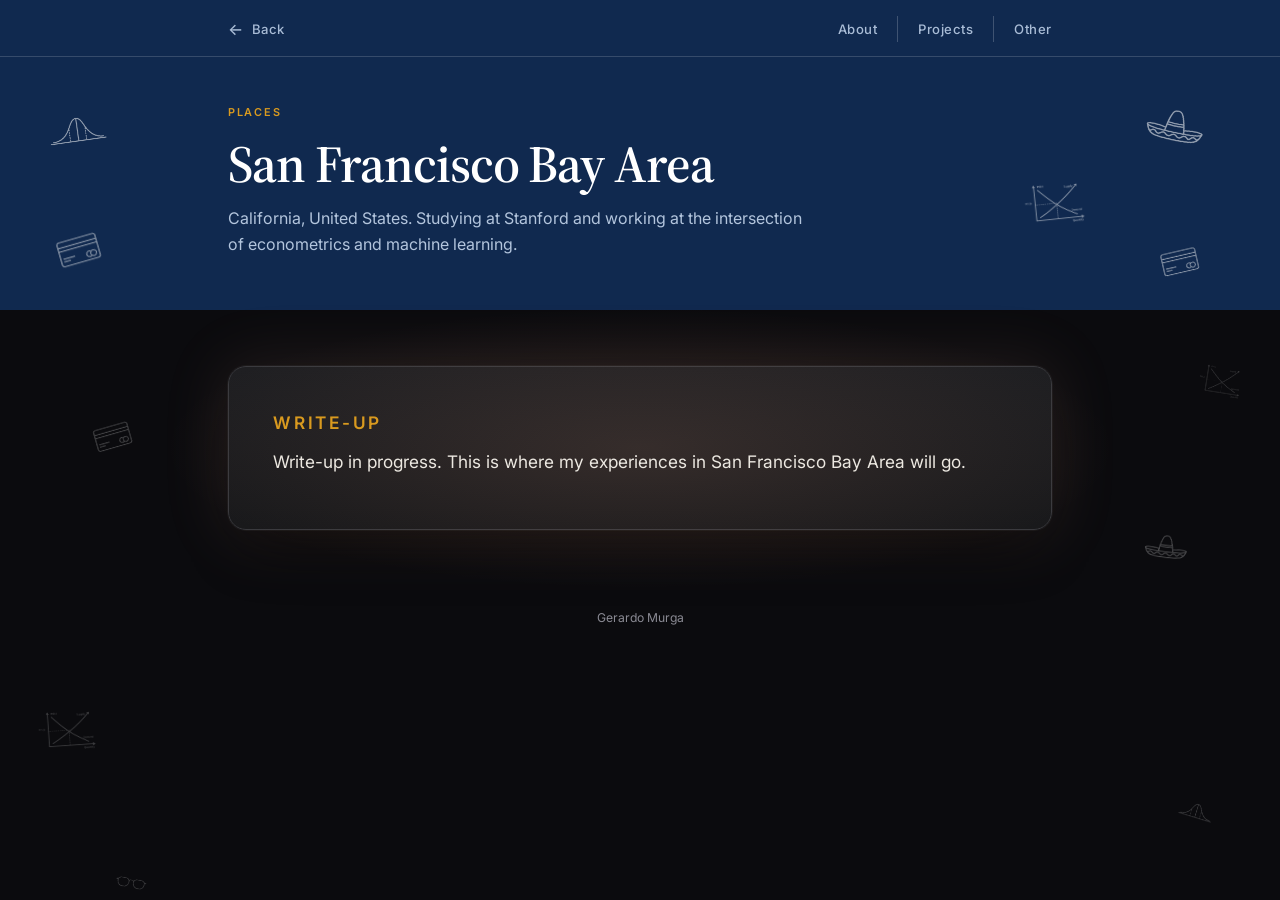
<file: tabs/bay-area.html>
<!DOCTYPE html>
<html lang="en">
<head>
<meta charset="utf-8">
<meta name="viewport" content="width=device-width, initial-scale=1">
<title>San Francisco Bay Area — Gerardo Murga</title>
<meta name="description" content="California, United States. Studying at Stanford and working at the intersection of econometrics and machine learning.">
<link rel="preconnect" href="https://fonts.googleapis.com">
<link rel="preconnect" href="https://fonts.gstatic.com" crossorigin>
<link href="https://fonts.googleapis.com/css2?family=Source+Serif+4:opsz,wght@8..60,400;8..60,600&family=Inter:wght@400;500;600&display=swap" rel="stylesheet">
<link rel="stylesheet" href="../style.css?v=47">
<script>document.documentElement.classList.add("has-js");</script>
</head>
<body class="doc-dark">
<!-- line doodles behind the page (same moving layer as the home page), kept to the margins -->
<div class="band-deco page-deco" aria-hidden="true">
  <img src="../assets/doodles/normal.png" alt="" data-speed="0.62" data-rot="-8" style="left:3%; top:10%; width:84px; opacity:0.5">
  <img src="../assets/doodles/glasses.png" alt="" data-speed="-0.55" data-rot="14" style="left:90%; top:22%; width:66px; opacity:0.42">
  <img src="../assets/doodles/creditCard.png" alt="" data-speed="0.78" data-rot="-16" style="left:6%; top:46%; width:72px; opacity:0.46">
  <img src="../assets/doodles/mariachiHat.png" alt="" data-speed="-0.42" data-rot="7" style="left:88%; top:58%; width:80px; opacity:0.48">
  <img src="../assets/doodles/supplyYdemand.png" alt="" data-speed="0.36" data-rot="-4" style="left:2%; top:78%; width:86px; opacity:0.42">
  <img src="../assets/doodles/glasses.png" alt="" data-speed="-0.7" data-rot="11" style="left:8%; top:96%; width:58px; opacity:0.36">
  <img src="../assets/doodles/normal.png" alt="" data-speed="0.5" data-rot="17" style="left:91%; top:88%; width:62px; opacity:0.4">
  <img src="../assets/doodles/creditCard.png" alt="" data-speed="-0.82" data-rot="-13" style="left:86%; top:4%; width:58px; opacity:0.38">
  <img src="../assets/doodles/supplyYdemand.png" alt="" data-speed="0.7" data-rot="9" style="left:93%; top:40%; width:64px; opacity:0.36">
</div>



<div class="navbar">
  <div class="progress"><span id="progress-bar"></span></div>
  <div class="wrap">
    <nav class="nav-sub">
      <a class="back" href="../index.html#index"><span class="arrow">&larr;</span> Back</a>
      <span class="nav-links">
        <a href="../index.html#about">About</a>
        <a href="../index.html#projects">Projects</a>
        <a href="../index.html#other">Other</a>
      </span>
    </nav>
  </div>
</div>

<header class="band band-sub">
  <div class="band-deco" aria-hidden="true">
    <img class="deco-1" src="../assets/doodles/normal.png"        alt="" data-speed="0.62"  data-rot="-8">
    <img class="deco-3" src="../assets/doodles/creditCard.png"    alt="" data-speed="0.78"  data-rot="-16">
    <img class="deco-7" src="../assets/doodles/mariachiHat.png"   alt="" data-speed="-0.48" data-rot="12">
    <img class="deco-8" src="../assets/doodles/supplyYdemand.png" alt="" data-speed="0.34"  data-rot="-6">
    <img class="deco-9" src="../assets/doodles/creditCard.png"    alt="" data-speed="-0.7"  data-rot="-13">
  </div>
  <div class="wrap">
    <p class="page-kicker">Places</p>
    <h1 class="page-title">San Francisco Bay Area</h1>
    <p class="page-lede">California, United States. Studying at Stanford and working at the intersection of econometrics and machine learning.</p>
  </div>
</header>

<div class="wrap">

  <!-- write-up card, same format as the NFL write-up -->
  <article class="doc doc-card">
    <section class="doc-part">
    <p class="eyebrow">Write-up</p>
    <p>Write-up in progress. This is where my experiences in San Francisco Bay Area will go.</p>
    </section>
  </article>


  <footer>Gerardo Murga</footer>
</div>

<script src="../script.js?v=25"></script>

</body>
</html>
</file>
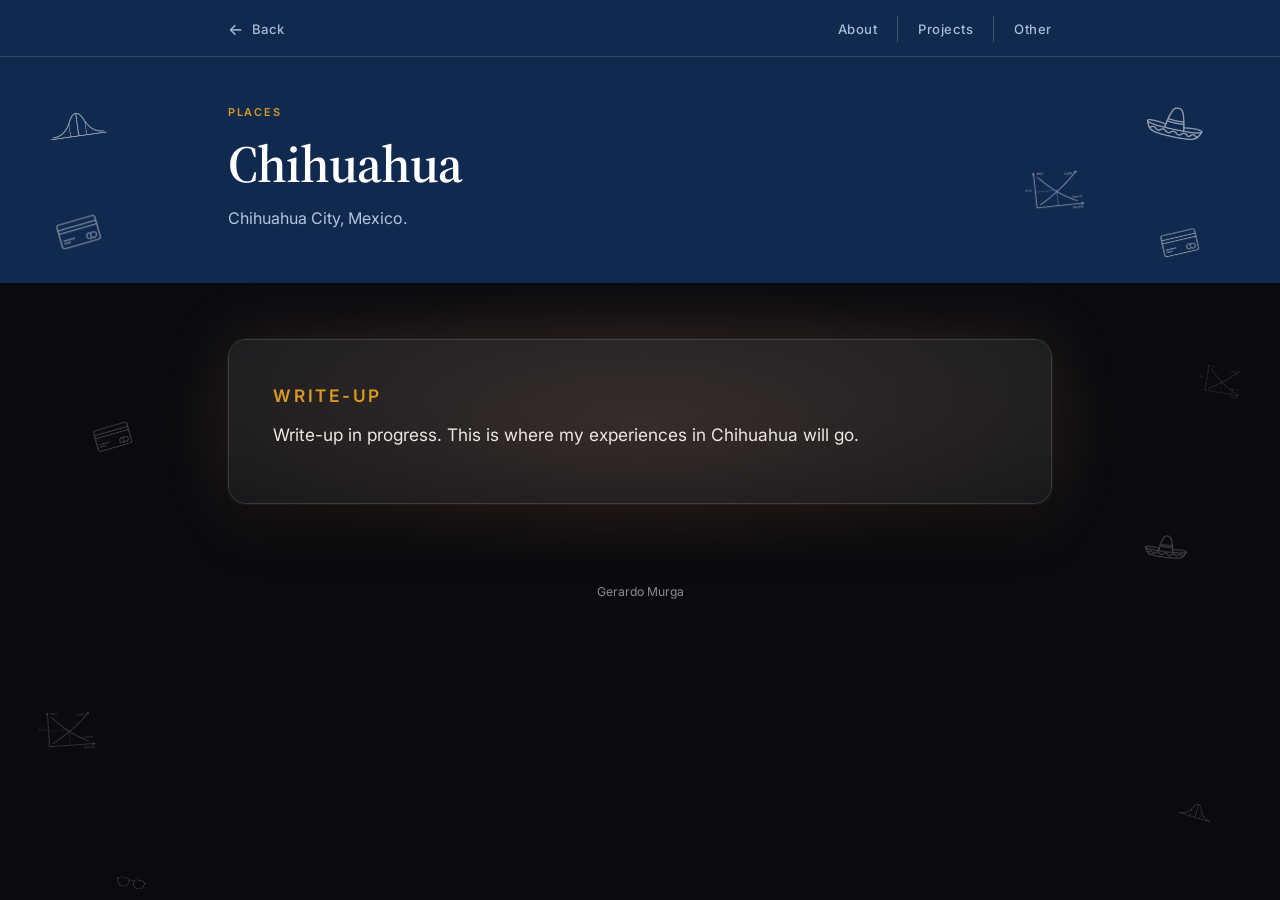
<file: tabs/chihuahua.html>
<!DOCTYPE html>
<html lang="en">
<head>
<meta charset="utf-8">
<meta name="viewport" content="width=device-width, initial-scale=1">
<title>Chihuahua — Gerardo Murga</title>
<meta name="description" content="Chihuahua City, Mexico.">
<link rel="preconnect" href="https://fonts.googleapis.com">
<link rel="preconnect" href="https://fonts.gstatic.com" crossorigin>
<link href="https://fonts.googleapis.com/css2?family=Source+Serif+4:opsz,wght@8..60,400;8..60,600&family=Inter:wght@400;500;600&display=swap" rel="stylesheet">
<link rel="stylesheet" href="../style.css?v=47">
<script>document.documentElement.classList.add("has-js");</script>
</head>
<body class="doc-dark">
<!-- line doodles behind the page (same moving layer as the home page), kept to the margins -->
<div class="band-deco page-deco" aria-hidden="true">
  <img src="../assets/doodles/normal.png" alt="" data-speed="0.62" data-rot="-8" style="left:3%; top:10%; width:84px; opacity:0.5">
  <img src="../assets/doodles/glasses.png" alt="" data-speed="-0.55" data-rot="14" style="left:90%; top:22%; width:66px; opacity:0.42">
  <img src="../assets/doodles/creditCard.png" alt="" data-speed="0.78" data-rot="-16" style="left:6%; top:46%; width:72px; opacity:0.46">
  <img src="../assets/doodles/mariachiHat.png" alt="" data-speed="-0.42" data-rot="7" style="left:88%; top:58%; width:80px; opacity:0.48">
  <img src="../assets/doodles/supplyYdemand.png" alt="" data-speed="0.36" data-rot="-4" style="left:2%; top:78%; width:86px; opacity:0.42">
  <img src="../assets/doodles/glasses.png" alt="" data-speed="-0.7" data-rot="11" style="left:8%; top:96%; width:58px; opacity:0.36">
  <img src="../assets/doodles/normal.png" alt="" data-speed="0.5" data-rot="17" style="left:91%; top:88%; width:62px; opacity:0.4">
  <img src="../assets/doodles/creditCard.png" alt="" data-speed="-0.82" data-rot="-13" style="left:86%; top:4%; width:58px; opacity:0.38">
  <img src="../assets/doodles/supplyYdemand.png" alt="" data-speed="0.7" data-rot="9" style="left:93%; top:40%; width:64px; opacity:0.36">
</div>



<div class="navbar">
  <div class="progress"><span id="progress-bar"></span></div>
  <div class="wrap">
    <nav class="nav-sub">
      <a class="back" href="../index.html#index"><span class="arrow">&larr;</span> Back</a>
      <span class="nav-links">
        <a href="../index.html#about">About</a>
        <a href="../index.html#projects">Projects</a>
        <a href="../index.html#other">Other</a>
      </span>
    </nav>
  </div>
</div>

<header class="band band-sub">
  <div class="band-deco" aria-hidden="true">
    <img class="deco-1" src="../assets/doodles/normal.png"        alt="" data-speed="0.62"  data-rot="-8">
    <img class="deco-3" src="../assets/doodles/creditCard.png"    alt="" data-speed="0.78"  data-rot="-16">
    <img class="deco-7" src="../assets/doodles/mariachiHat.png"   alt="" data-speed="-0.48" data-rot="12">
    <img class="deco-8" src="../assets/doodles/supplyYdemand.png" alt="" data-speed="0.34"  data-rot="-6">
    <img class="deco-9" src="../assets/doodles/creditCard.png"    alt="" data-speed="-0.7"  data-rot="-13">
  </div>
  <div class="wrap">
    <p class="page-kicker">Places</p>
    <h1 class="page-title">Chihuahua</h1>
    <p class="page-lede">Chihuahua City, Mexico.</p>
  </div>
</header>

<div class="wrap">

  <!-- write-up card, same format as the NFL write-up -->
  <article class="doc doc-card">
    <section class="doc-part">
    <p class="eyebrow">Write-up</p>
    <p>Write-up in progress. This is where my experiences in Chihuahua will go.</p>
    </section>
  </article>


  <footer>Gerardo Murga</footer>
</div>

<script src="../script.js?v=25"></script>

</body>
</html>
</file>
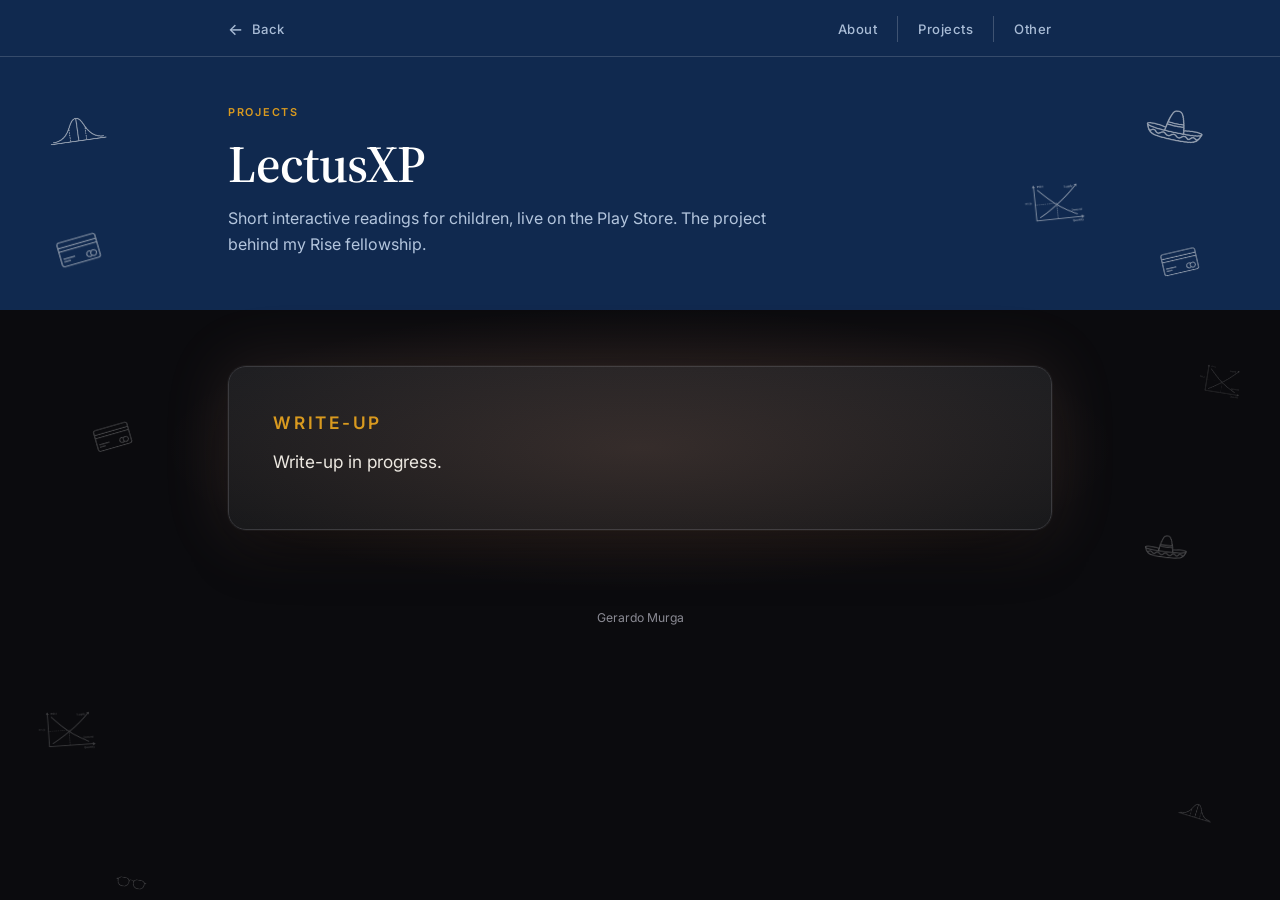
<file: tabs/lectusxp.html>
<!DOCTYPE html>
<html lang="en">
<head>
<meta charset="utf-8">
<meta name="viewport" content="width=device-width, initial-scale=1">
<title>LectusXP — Gerardo Murga</title>
<meta name="description" content="Short interactive readings for children, live on the Play Store. The project behind my Rise fellowship.">
<link rel="preconnect" href="https://fonts.googleapis.com">
<link rel="preconnect" href="https://fonts.gstatic.com" crossorigin>
<link href="https://fonts.googleapis.com/css2?family=Source+Serif+4:opsz,wght@8..60,400;8..60,600&family=Inter:wght@400;500;600&display=swap" rel="stylesheet">
<link rel="stylesheet" href="../style.css?v=47">
<script>document.documentElement.classList.add("has-js");</script>
</head>
<body class="doc-dark">
<!-- line doodles behind the page (same moving layer as the home page), kept to the margins -->
<div class="band-deco page-deco" aria-hidden="true">
  <img src="../assets/doodles/normal.png" alt="" data-speed="0.62" data-rot="-8" style="left:3%; top:10%; width:84px; opacity:0.5">
  <img src="../assets/doodles/glasses.png" alt="" data-speed="-0.55" data-rot="14" style="left:90%; top:22%; width:66px; opacity:0.42">
  <img src="../assets/doodles/creditCard.png" alt="" data-speed="0.78" data-rot="-16" style="left:6%; top:46%; width:72px; opacity:0.46">
  <img src="../assets/doodles/mariachiHat.png" alt="" data-speed="-0.42" data-rot="7" style="left:88%; top:58%; width:80px; opacity:0.48">
  <img src="../assets/doodles/supplyYdemand.png" alt="" data-speed="0.36" data-rot="-4" style="left:2%; top:78%; width:86px; opacity:0.42">
  <img src="../assets/doodles/glasses.png" alt="" data-speed="-0.7" data-rot="11" style="left:8%; top:96%; width:58px; opacity:0.36">
  <img src="../assets/doodles/normal.png" alt="" data-speed="0.5" data-rot="17" style="left:91%; top:88%; width:62px; opacity:0.4">
  <img src="../assets/doodles/creditCard.png" alt="" data-speed="-0.82" data-rot="-13" style="left:86%; top:4%; width:58px; opacity:0.38">
  <img src="../assets/doodles/supplyYdemand.png" alt="" data-speed="0.7" data-rot="9" style="left:93%; top:40%; width:64px; opacity:0.36">
</div>



<div class="navbar">
  <div class="progress"><span id="progress-bar"></span></div>
  <div class="wrap">
    <nav class="nav-sub">
      <a class="back" href="../index.html#projects"><span class="arrow">&larr;</span> Back</a>
      <span class="nav-links">
        <a href="../index.html#about">About</a>
        <a href="../index.html#projects">Projects</a>
        <a href="../index.html#other">Other</a>
      </span>
    </nav>
  </div>
</div>

<header class="band band-sub">
  <div class="band-deco" aria-hidden="true">
    <img class="deco-1" src="../assets/doodles/normal.png"        alt="" data-speed="0.62"  data-rot="-8">
    <img class="deco-3" src="../assets/doodles/creditCard.png"    alt="" data-speed="0.78"  data-rot="-16">
    <img class="deco-7" src="../assets/doodles/mariachiHat.png"   alt="" data-speed="-0.48" data-rot="12">
    <img class="deco-8" src="../assets/doodles/supplyYdemand.png" alt="" data-speed="0.34"  data-rot="-6">
    <img class="deco-9" src="../assets/doodles/creditCard.png"    alt="" data-speed="-0.7"  data-rot="-13">
  </div>
  <div class="wrap">
    <p class="page-kicker">Projects</p>
    <h1 class="page-title">LectusXP</h1>
    <p class="page-lede">Short interactive readings for children, live on the Play Store. The project behind my Rise fellowship.</p>
  </div>
</header>

<div class="wrap">

  <!-- write-up card, same format as the NFL write-up -->
  <article class="doc doc-card">
    <section class="doc-part">
    <p class="eyebrow">Write-up</p>
    <p>Write-up in progress.</p>
    </section>
  </article>


  <footer>Gerardo Murga</footer>
</div>

<script src="../script.js?v=25"></script>

</body>
</html>
</file>
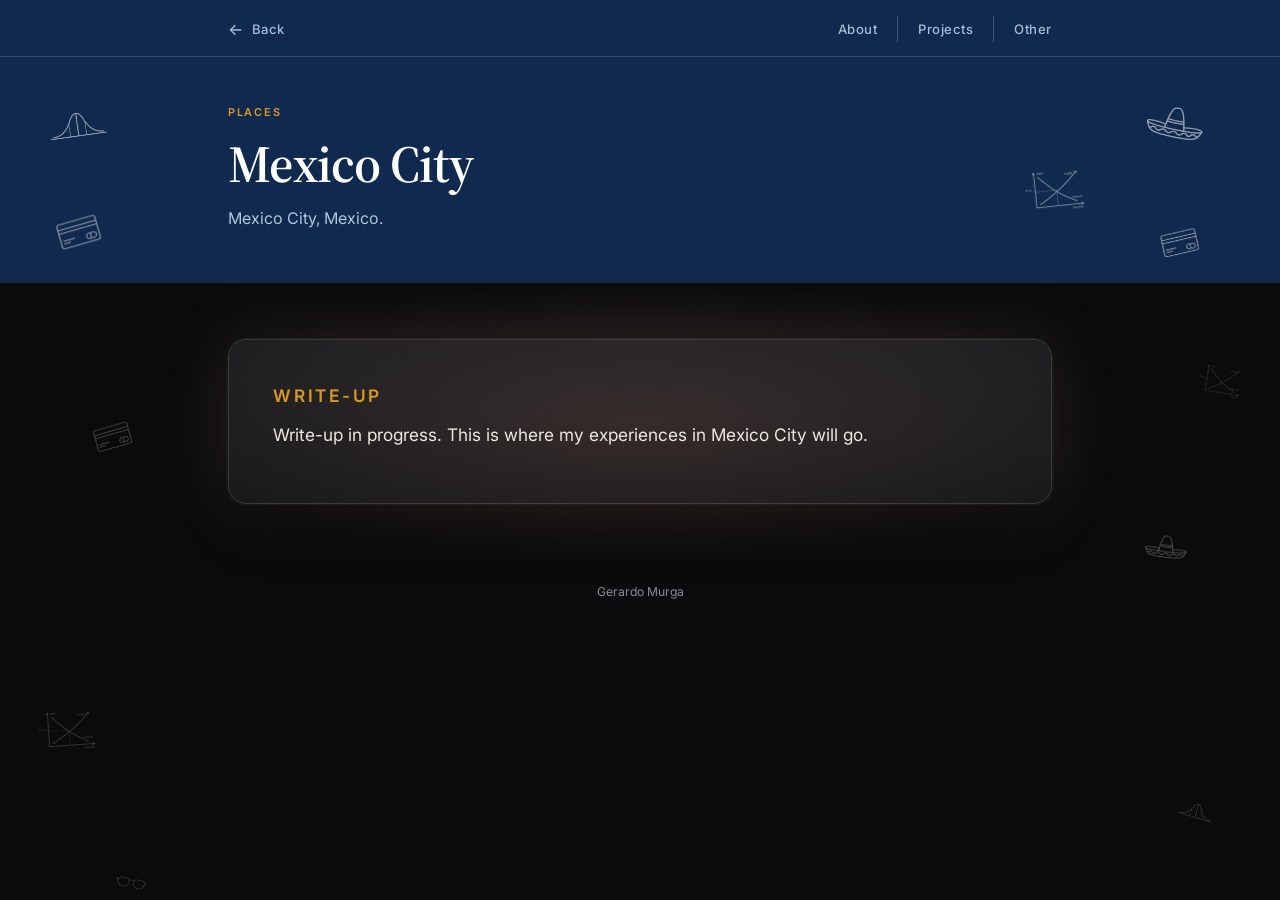
<file: tabs/mexico-city.html>
<!DOCTYPE html>
<html lang="en">
<head>
<meta charset="utf-8">
<meta name="viewport" content="width=device-width, initial-scale=1">
<title>Mexico City — Gerardo Murga</title>
<meta name="description" content="Mexico City, Mexico.">
<link rel="preconnect" href="https://fonts.googleapis.com">
<link rel="preconnect" href="https://fonts.gstatic.com" crossorigin>
<link href="https://fonts.googleapis.com/css2?family=Source+Serif+4:opsz,wght@8..60,400;8..60,600&family=Inter:wght@400;500;600&display=swap" rel="stylesheet">
<link rel="stylesheet" href="../style.css?v=47">
<script>document.documentElement.classList.add("has-js");</script>
</head>
<body class="doc-dark">
<!-- line doodles behind the page (same moving layer as the home page), kept to the margins -->
<div class="band-deco page-deco" aria-hidden="true">
  <img src="../assets/doodles/normal.png" alt="" data-speed="0.62" data-rot="-8" style="left:3%; top:10%; width:84px; opacity:0.5">
  <img src="../assets/doodles/glasses.png" alt="" data-speed="-0.55" data-rot="14" style="left:90%; top:22%; width:66px; opacity:0.42">
  <img src="../assets/doodles/creditCard.png" alt="" data-speed="0.78" data-rot="-16" style="left:6%; top:46%; width:72px; opacity:0.46">
  <img src="../assets/doodles/mariachiHat.png" alt="" data-speed="-0.42" data-rot="7" style="left:88%; top:58%; width:80px; opacity:0.48">
  <img src="../assets/doodles/supplyYdemand.png" alt="" data-speed="0.36" data-rot="-4" style="left:2%; top:78%; width:86px; opacity:0.42">
  <img src="../assets/doodles/glasses.png" alt="" data-speed="-0.7" data-rot="11" style="left:8%; top:96%; width:58px; opacity:0.36">
  <img src="../assets/doodles/normal.png" alt="" data-speed="0.5" data-rot="17" style="left:91%; top:88%; width:62px; opacity:0.4">
  <img src="../assets/doodles/creditCard.png" alt="" data-speed="-0.82" data-rot="-13" style="left:86%; top:4%; width:58px; opacity:0.38">
  <img src="../assets/doodles/supplyYdemand.png" alt="" data-speed="0.7" data-rot="9" style="left:93%; top:40%; width:64px; opacity:0.36">
</div>



<div class="navbar">
  <div class="progress"><span id="progress-bar"></span></div>
  <div class="wrap">
    <nav class="nav-sub">
      <a class="back" href="../index.html#index"><span class="arrow">&larr;</span> Back</a>
      <span class="nav-links">
        <a href="../index.html#about">About</a>
        <a href="../index.html#projects">Projects</a>
        <a href="../index.html#other">Other</a>
      </span>
    </nav>
  </div>
</div>

<header class="band band-sub">
  <div class="band-deco" aria-hidden="true">
    <img class="deco-1" src="../assets/doodles/normal.png"        alt="" data-speed="0.62"  data-rot="-8">
    <img class="deco-3" src="../assets/doodles/creditCard.png"    alt="" data-speed="0.78"  data-rot="-16">
    <img class="deco-7" src="../assets/doodles/mariachiHat.png"   alt="" data-speed="-0.48" data-rot="12">
    <img class="deco-8" src="../assets/doodles/supplyYdemand.png" alt="" data-speed="0.34"  data-rot="-6">
    <img class="deco-9" src="../assets/doodles/creditCard.png"    alt="" data-speed="-0.7"  data-rot="-13">
  </div>
  <div class="wrap">
    <p class="page-kicker">Places</p>
    <h1 class="page-title">Mexico City</h1>
    <p class="page-lede">Mexico City, Mexico.</p>
  </div>
</header>

<div class="wrap">

  <!-- write-up card, same format as the NFL write-up -->
  <article class="doc doc-card">
    <section class="doc-part">
    <p class="eyebrow">Write-up</p>
    <p>Write-up in progress. This is where my experiences in Mexico City will go.</p>
    </section>
  </article>


  <footer>Gerardo Murga</footer>
</div>

<script src="../script.js?v=25"></script>

</body>
</html>
</file>
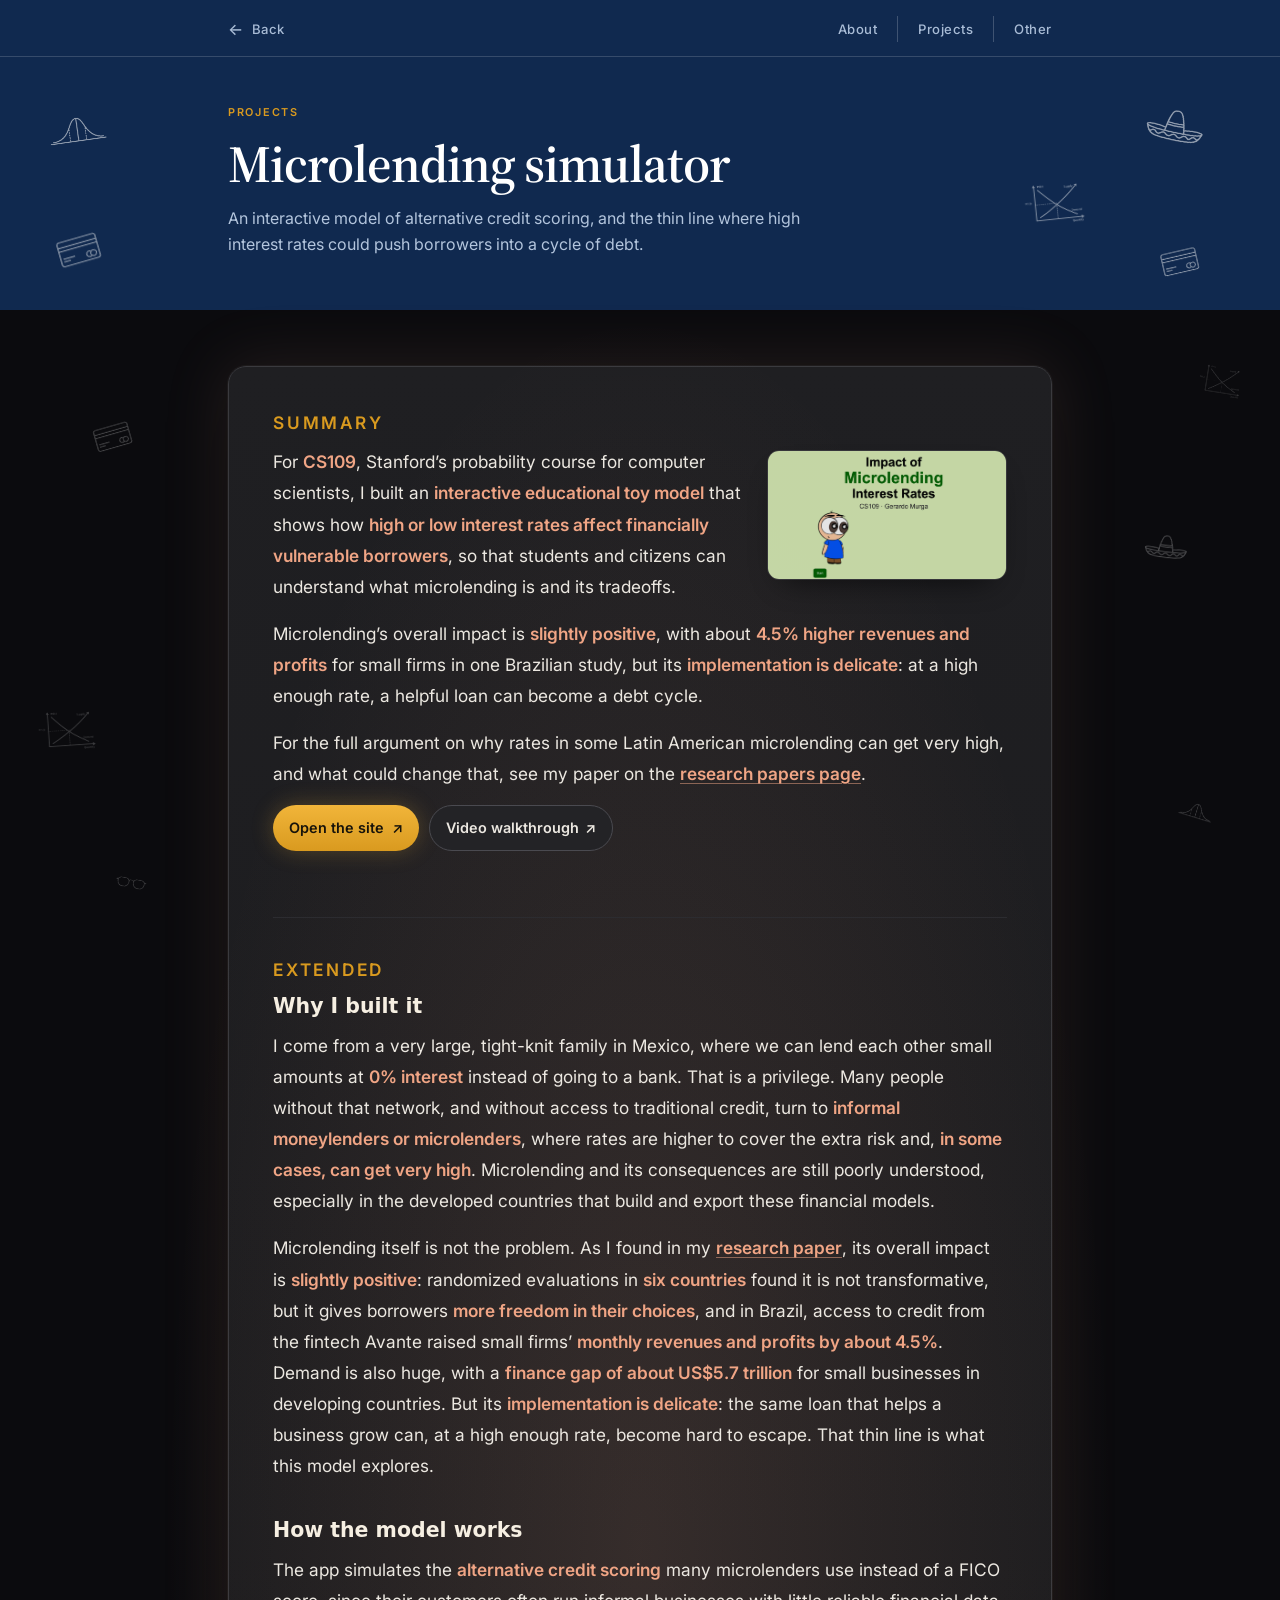
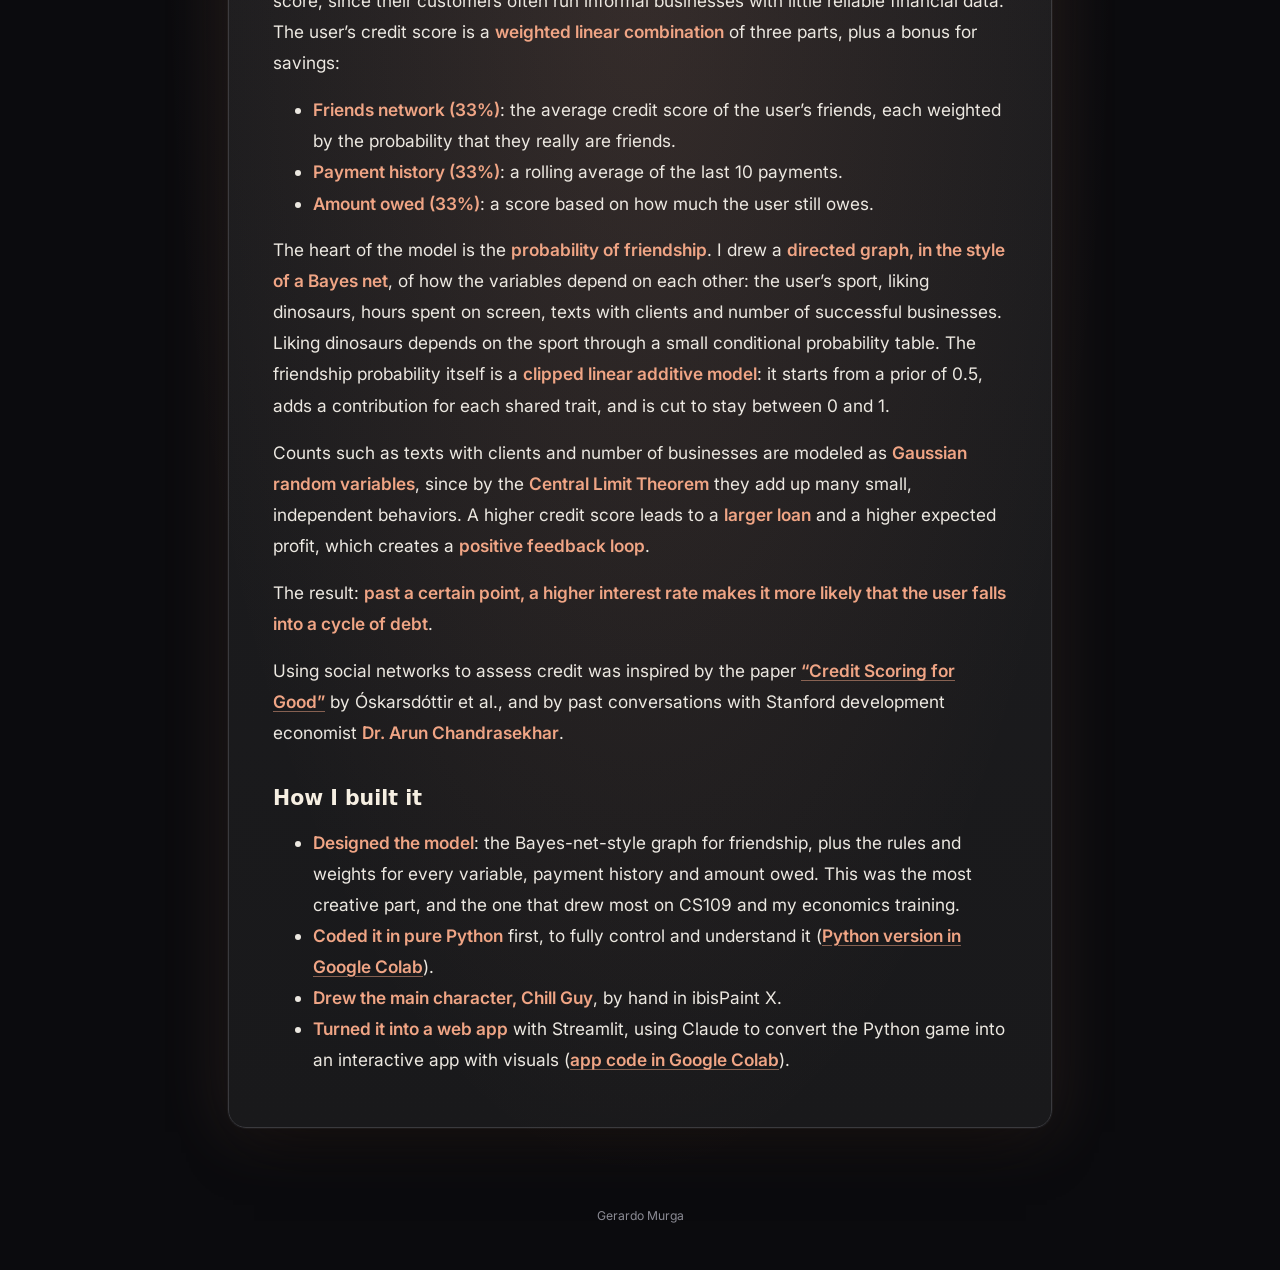
<file: tabs/microlending.html>
<!DOCTYPE html>
<html lang="en">
<head>
<meta charset="utf-8">
<meta name="viewport" content="width=device-width, initial-scale=1">
<title>Microlending simulator — Gerardo Murga</title>
<meta name="description" content="An interactive probability model, built for Stanford CS109, of alternative credit scoring and the thin line where high interest rates could push borrowers into a cycle of debt.">
<link rel="preconnect" href="https://fonts.googleapis.com">
<link rel="preconnect" href="https://fonts.gstatic.com" crossorigin>
<link href="https://fonts.googleapis.com/css2?family=Source+Serif+4:opsz,wght@8..60,400;8..60,600&family=Inter:wght@400;500;600&display=swap" rel="stylesheet">
<link rel="stylesheet" href="../style.css?v=47">
<script>document.documentElement.classList.add("has-js");</script>
</head>
<body class="doc-dark">
<!-- line doodles behind the page (same moving layer as the home page), kept to the margins -->
<div class="band-deco page-deco" aria-hidden="true">
  <img src="../assets/doodles/normal.png" alt="" data-speed="0.62" data-rot="-8" style="left:3%; top:10%; width:84px; opacity:0.5">
  <img src="../assets/doodles/glasses.png" alt="" data-speed="-0.55" data-rot="14" style="left:90%; top:22%; width:66px; opacity:0.42">
  <img src="../assets/doodles/creditCard.png" alt="" data-speed="0.78" data-rot="-16" style="left:6%; top:46%; width:72px; opacity:0.46">
  <img src="../assets/doodles/mariachiHat.png" alt="" data-speed="-0.42" data-rot="7" style="left:88%; top:58%; width:80px; opacity:0.48">
  <img src="../assets/doodles/supplyYdemand.png" alt="" data-speed="0.36" data-rot="-4" style="left:2%; top:78%; width:86px; opacity:0.42">
  <img src="../assets/doodles/glasses.png" alt="" data-speed="-0.7" data-rot="11" style="left:8%; top:96%; width:58px; opacity:0.36">
  <img src="../assets/doodles/normal.png" alt="" data-speed="0.5" data-rot="17" style="left:91%; top:88%; width:62px; opacity:0.4">
  <img src="../assets/doodles/creditCard.png" alt="" data-speed="-0.82" data-rot="-13" style="left:86%; top:4%; width:58px; opacity:0.38">
  <img src="../assets/doodles/supplyYdemand.png" alt="" data-speed="0.7" data-rot="9" style="left:93%; top:40%; width:64px; opacity:0.36">
</div>



<div class="navbar">
  <div class="progress"><span id="progress-bar"></span></div>
  <div class="wrap">
    <nav class="nav-sub">
      <a class="back" href="../index.html#projects"><span class="arrow">&larr;</span> Back</a>
      <span class="nav-links">
        <a href="../index.html#about">About</a>
        <a href="../index.html#projects">Projects</a>
        <a href="../index.html#other">Other</a>
      </span>
    </nav>
  </div>
</div>

<header class="band band-sub">
  <div class="band-deco" aria-hidden="true">
    <img class="deco-1" src="../assets/doodles/normal.png"        alt="" data-speed="0.62"  data-rot="-8">
    <img class="deco-3" src="../assets/doodles/creditCard.png"    alt="" data-speed="0.78"  data-rot="-16">
    <img class="deco-7" src="../assets/doodles/mariachiHat.png"   alt="" data-speed="-0.48" data-rot="12">
    <img class="deco-8" src="../assets/doodles/supplyYdemand.png" alt="" data-speed="0.34"  data-rot="-6">
    <img class="deco-9" src="../assets/doodles/creditCard.png"    alt="" data-speed="-0.7"  data-rot="-13">
  </div>
  <div class="wrap">
    <p class="page-kicker">Projects</p>
    <h1 class="page-title">Microlending simulator</h1>
    <p class="page-lede">An interactive model of alternative credit scoring, and the thin line where high interest rates could push borrowers into a cycle of debt.</p>
  </div>
</header>

<div class="wrap">

  <!-- the write-up reads as one plain document on a dark page, like the NFL write-up -->
  <!-- the interactive model write-up, same format as the NFL write-up -->
  <article class="doc doc-card">
    <section class="doc-part">
    <p class="eyebrow">Summary</p>
    <!-- small decorative screenshot of the app, floated beside the text -->
    <a class="doc-shot" href="https://microlending-rates-cs109.streamlit.app/" target="_blank" rel="noopener" aria-label="Open the site">
      <img src="../assets/projects/microlending.png" alt="Title screen of the Impact of Microlending Interest Rates app">
    </a>
    <p>For <strong>CS109</strong>, Stanford&rsquo;s probability course for computer scientists, I built an <strong>interactive educational toy model</strong> that shows how <strong>high or low interest rates affect financially vulnerable borrowers</strong>, so that students and citizens can understand what microlending is and its tradeoffs.</p>
    <p>Microlending&rsquo;s overall impact is <strong>slightly positive</strong>, with about <strong>4.5% higher revenues and profits</strong> for small firms in one Brazilian study, but its <strong>implementation is delicate</strong>: at a high enough rate, a helpful loan can become a debt cycle.</p>
    <p>For the full argument on why rates in some Latin American microlending can get very high, and what could change that, see my paper on the <a href="papers.html">research papers page</a>.</p>
    <p class="doc-actions">
      <a class="work-cta" href="https://microlending-rates-cs109.streamlit.app/" target="_blank" rel="noopener">Open the site <span aria-hidden="true">&#8599;</span></a>
      <a class="doc-link-btn" href="https://youtu.be/-boLdoQEGDY" target="_blank" rel="noopener">Video walkthrough <span aria-hidden="true">&#8599;</span></a>
    </p>
    </section>

    <hr class="doc-divider">

    <section class="doc-part">
    <p class="eyebrow">Extended</p>

    <h3>Why I built it</h3>
    <p>I come from a very large, tight-knit family in Mexico, where we can lend each other small amounts at <strong>0% interest</strong> instead of going to a bank. That is a privilege. Many people without that network, and without access to traditional credit, turn to <strong>informal moneylenders or microlenders</strong>, where rates are higher to cover the extra risk and, <strong>in some cases, can get very high</strong>. Microlending and its consequences are still poorly understood, especially in the developed countries that build and export these financial models.</p>

    <p>Microlending itself is not the problem. As I found in my <a href="papers.html">research paper</a>, its overall impact is <strong>slightly positive</strong>: randomized evaluations in <strong>six countries</strong> found it is not transformative, but it gives borrowers <strong>more freedom in their choices</strong>, and in Brazil, access to credit from the fintech Avante raised small firms&rsquo; <strong>monthly revenues and profits by about 4.5%</strong>. Demand is also huge, with a <strong>finance gap of about US$5.7 trillion</strong> for small businesses in developing countries. But its <strong>implementation is delicate</strong>: the same loan that helps a business grow can, at a high enough rate, become hard to escape. That thin line is what this model explores.</p>

    <h3>How the model works</h3>
    <p>The app simulates the <strong>alternative credit scoring</strong> many microlenders use instead of a FICO score, since their customers often run informal businesses with little reliable financial data. The user&rsquo;s credit score is a <strong>weighted linear combination</strong> of three parts, plus a bonus for savings:</p>
    <ul>
      <li><strong>Friends network (33%)</strong>: the average credit score of the user&rsquo;s friends, each weighted by the probability that they really are friends.</li>
      <li><strong>Payment history (33%)</strong>: a rolling average of the last 10 payments.</li>
      <li><strong>Amount owed (33%)</strong>: a score based on how much the user still owes.</li>
    </ul>
    <p>The heart of the model is the <strong>probability of friendship</strong>. I drew a <strong>directed graph, in the style of a Bayes net</strong>, of how the variables depend on each other: the user&rsquo;s sport, liking dinosaurs, hours spent on screen, texts with clients and number of successful businesses. Liking dinosaurs depends on the sport through a small conditional probability table. The friendship probability itself is a <strong>clipped linear additive model</strong>: it starts from a prior of 0.5, adds a contribution for each shared trait, and is cut to stay between 0 and 1.</p>
    <p>Counts such as texts with clients and number of businesses are modeled as <strong>Gaussian random variables</strong>, since by the <strong>Central Limit Theorem</strong> they add up many small, independent behaviors. A higher credit score leads to a <strong>larger loan</strong> and a higher expected profit, which creates a <strong>positive feedback loop</strong>.</p>
    <p>The result: <strong>past a certain point, a higher interest rate makes it more likely that the user falls into a cycle of debt</strong>.</p>
    <p>Using social networks to assess credit was inspired by the paper <a href="https://arxiv.org/pdf/2001.10994" target="_blank" rel="noopener">&ldquo;Credit Scoring for Good&rdquo;</a> by Óskarsdóttir et al., and by past conversations with Stanford development economist <strong>Dr. Arun Chandrasekhar</strong>.</p>

    <h3>How I built it</h3>
    <ul>
      <li><strong>Designed the model</strong>: the Bayes-net-style graph for friendship, plus the rules and weights for every variable, payment history and amount owed. This was the most creative part, and the one that drew most on CS109 and my economics training.</li>
      <li><strong>Coded it in pure Python</strong> first, to fully control and understand it (<a href="https://colab.research.google.com/drive/1cmEPo6qXZqUdyjJt6ehh4yAOnhDbPC9Z?usp=sharing" target="_blank" rel="noopener">Python version in Google Colab</a>).</li>
      <li><strong>Drew the main character, Chill Guy</strong>, by hand in ibisPaint X.</li>
      <li><strong>Turned it into a web app</strong> with Streamlit, using Claude to convert the Python game into an interactive app with visuals (<a href="https://colab.research.google.com/drive/1f0J2PlttfTdfvdFEGpV5UA1Md2zqIUBF?usp=sharing" target="_blank" rel="noopener">app code in Google Colab</a>).</li>
    </ul>
    </section>
  </article>


  <footer>Gerardo Murga</footer>
</div>

<script src="../script.js?v=25"></script>

</body>
</html>
</file>
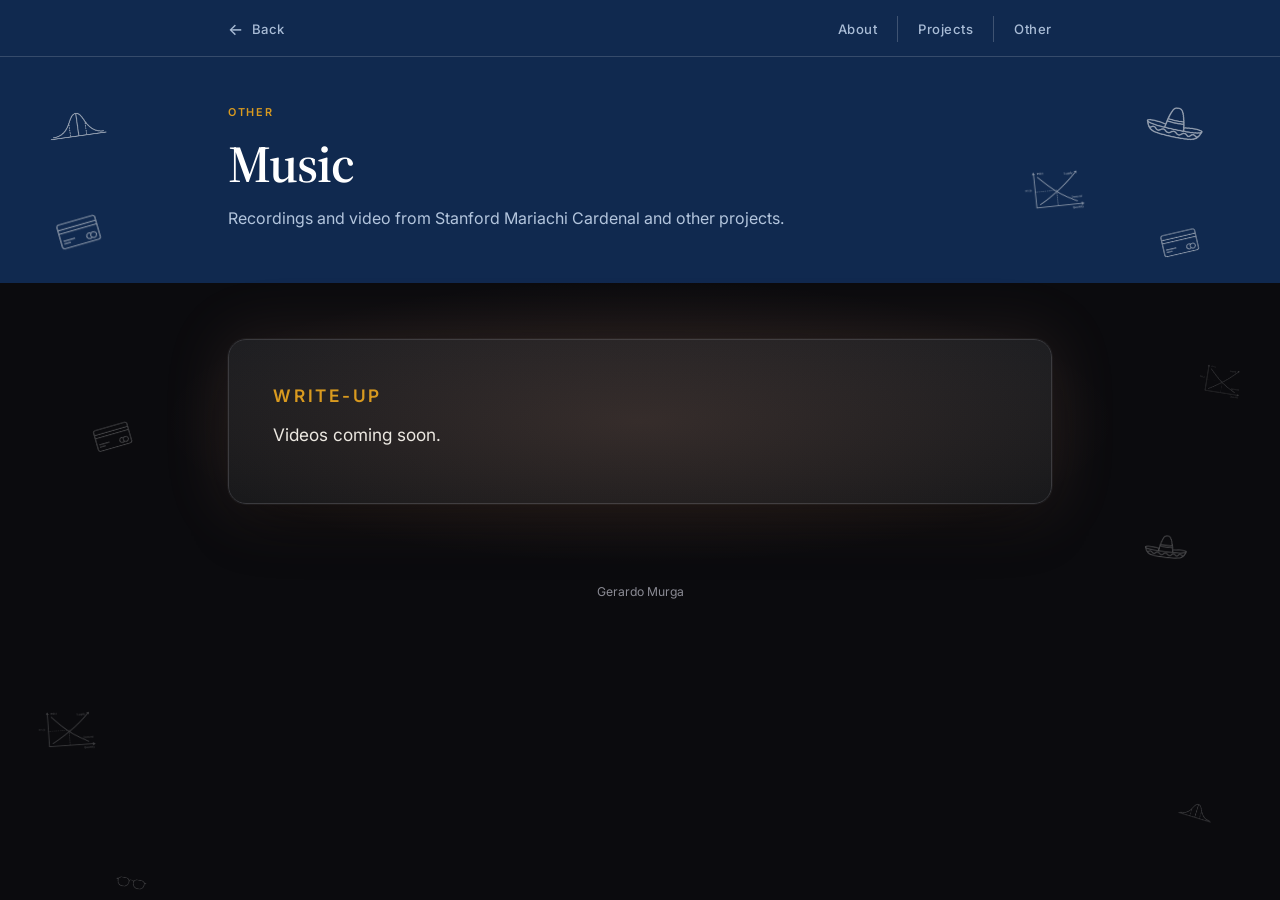
<file: tabs/music.html>
<!DOCTYPE html>
<html lang="en">
<head>
<meta charset="utf-8">
<meta name="viewport" content="width=device-width, initial-scale=1">
<title>Music — Gerardo Murga</title>
<meta name="description" content="Recordings and video from Stanford Mariachi Cardenal and other projects.">
<link rel="preconnect" href="https://fonts.googleapis.com">
<link rel="preconnect" href="https://fonts.gstatic.com" crossorigin>
<link href="https://fonts.googleapis.com/css2?family=Source+Serif+4:opsz,wght@8..60,400;8..60,600&family=Inter:wght@400;500;600&display=swap" rel="stylesheet">
<link rel="stylesheet" href="../style.css?v=47">
<script>document.documentElement.classList.add("has-js");</script>
</head>
<body class="doc-dark">
<!-- line doodles behind the page (same moving layer as the home page), kept to the margins -->
<div class="band-deco page-deco" aria-hidden="true">
  <img src="../assets/doodles/normal.png" alt="" data-speed="0.62" data-rot="-8" style="left:3%; top:10%; width:84px; opacity:0.5">
  <img src="../assets/doodles/glasses.png" alt="" data-speed="-0.55" data-rot="14" style="left:90%; top:22%; width:66px; opacity:0.42">
  <img src="../assets/doodles/creditCard.png" alt="" data-speed="0.78" data-rot="-16" style="left:6%; top:46%; width:72px; opacity:0.46">
  <img src="../assets/doodles/mariachiHat.png" alt="" data-speed="-0.42" data-rot="7" style="left:88%; top:58%; width:80px; opacity:0.48">
  <img src="../assets/doodles/supplyYdemand.png" alt="" data-speed="0.36" data-rot="-4" style="left:2%; top:78%; width:86px; opacity:0.42">
  <img src="../assets/doodles/glasses.png" alt="" data-speed="-0.7" data-rot="11" style="left:8%; top:96%; width:58px; opacity:0.36">
  <img src="../assets/doodles/normal.png" alt="" data-speed="0.5" data-rot="17" style="left:91%; top:88%; width:62px; opacity:0.4">
  <img src="../assets/doodles/creditCard.png" alt="" data-speed="-0.82" data-rot="-13" style="left:86%; top:4%; width:58px; opacity:0.38">
  <img src="../assets/doodles/supplyYdemand.png" alt="" data-speed="0.7" data-rot="9" style="left:93%; top:40%; width:64px; opacity:0.36">
</div>



<div class="navbar">
  <div class="progress"><span id="progress-bar"></span></div>
  <div class="wrap">
    <nav class="nav-sub">
      <a class="back" href="../index.html#other"><span class="arrow">&larr;</span> Back</a>
      <span class="nav-links">
        <a href="../index.html#about">About</a>
        <a href="../index.html#projects">Projects</a>
        <a href="../index.html#other">Other</a>
      </span>
    </nav>
  </div>
</div>

<header class="band band-sub">
  <div class="band-deco" aria-hidden="true">
    <img class="deco-1" src="../assets/doodles/normal.png"        alt="" data-speed="0.62"  data-rot="-8">
    <img class="deco-3" src="../assets/doodles/creditCard.png"    alt="" data-speed="0.78"  data-rot="-16">
    <img class="deco-7" src="../assets/doodles/mariachiHat.png"   alt="" data-speed="-0.48" data-rot="12">
    <img class="deco-8" src="../assets/doodles/supplyYdemand.png" alt="" data-speed="0.34"  data-rot="-6">
    <img class="deco-9" src="../assets/doodles/creditCard.png"    alt="" data-speed="-0.7"  data-rot="-13">
  </div>
  <div class="wrap">
    <p class="page-kicker">Other</p>
    <h1 class="page-title">Music</h1>
    <p class="page-lede">Recordings and video from Stanford Mariachi Cardenal and other projects.</p>
  </div>
</header>

<div class="wrap">

  <!-- write-up card, same format as the NFL write-up -->
  <article class="doc doc-card">
    <section class="doc-part">
    <p class="eyebrow">Write-up</p>
    <p>Videos coming soon.</p>
    </section>
  </article>


  <footer>Gerardo Murga</footer>
</div>

<script src="../script.js?v=25"></script>

</body>
</html>
</file>
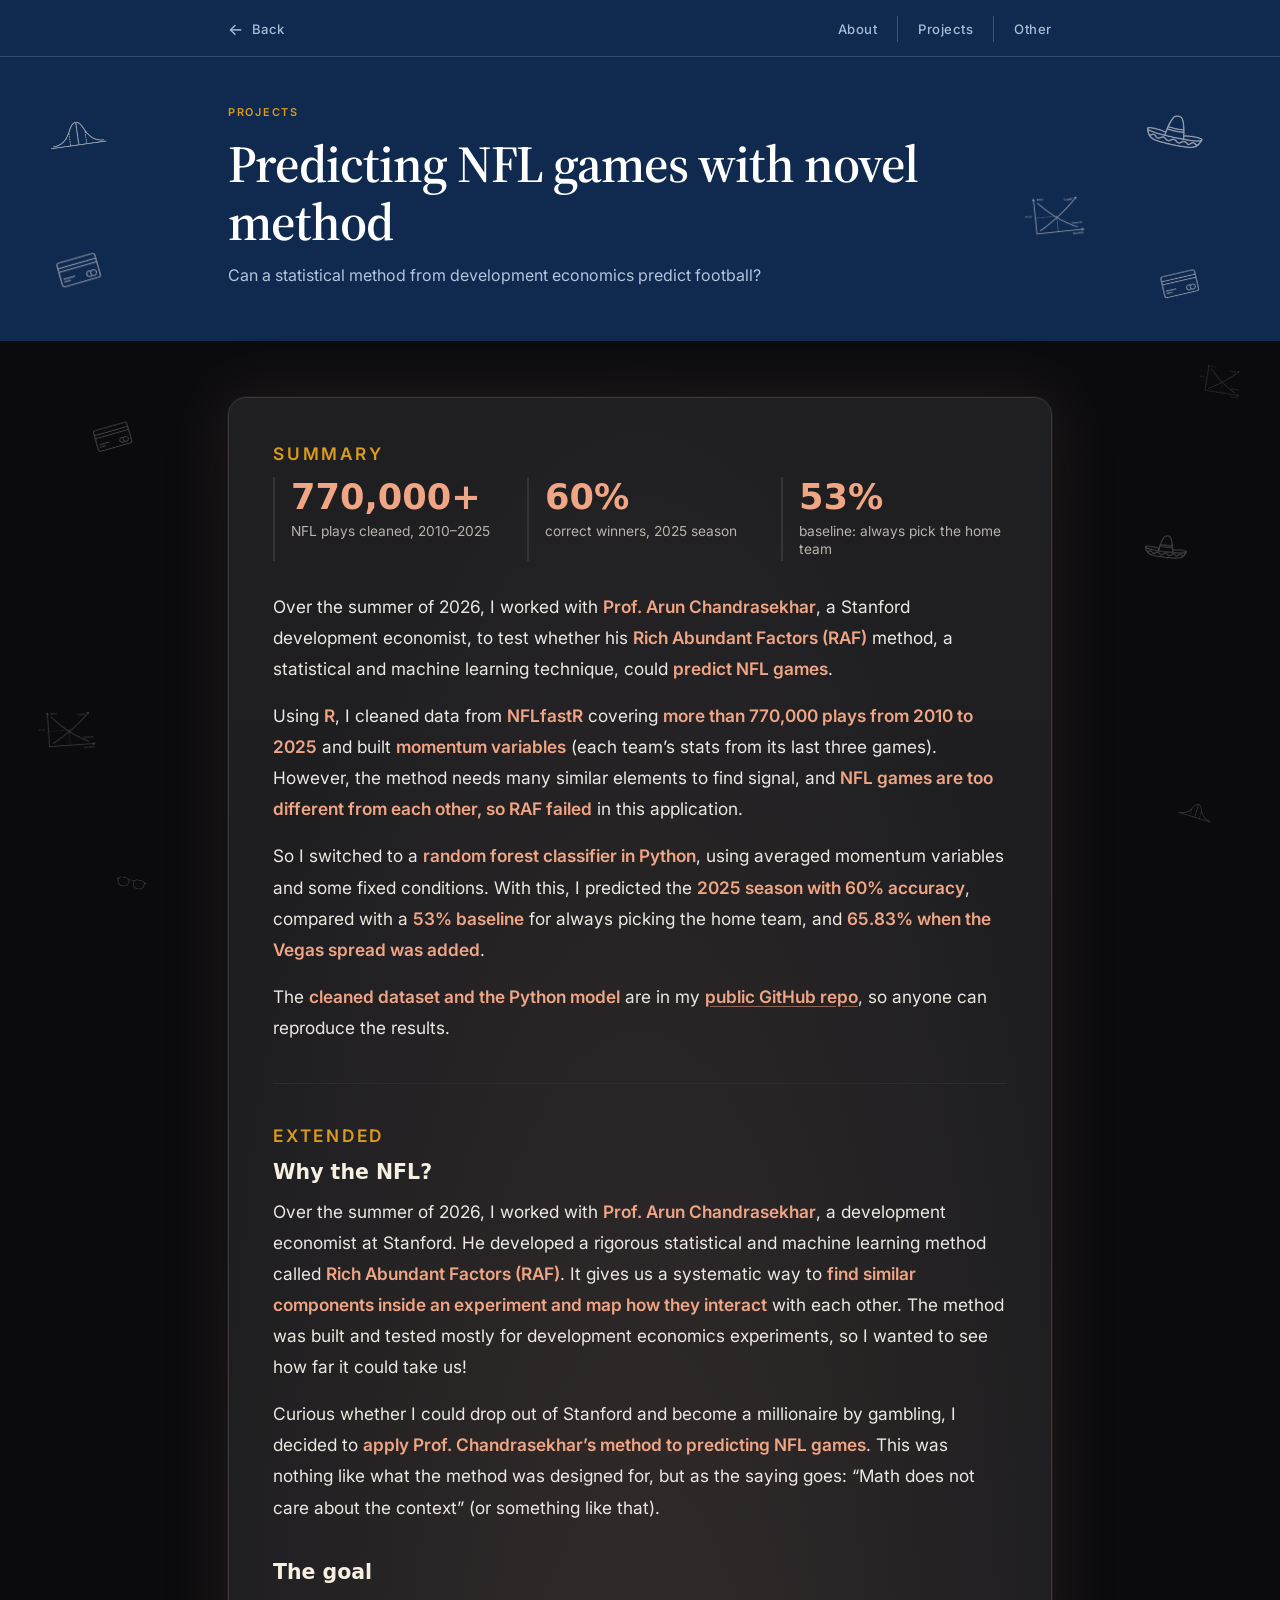
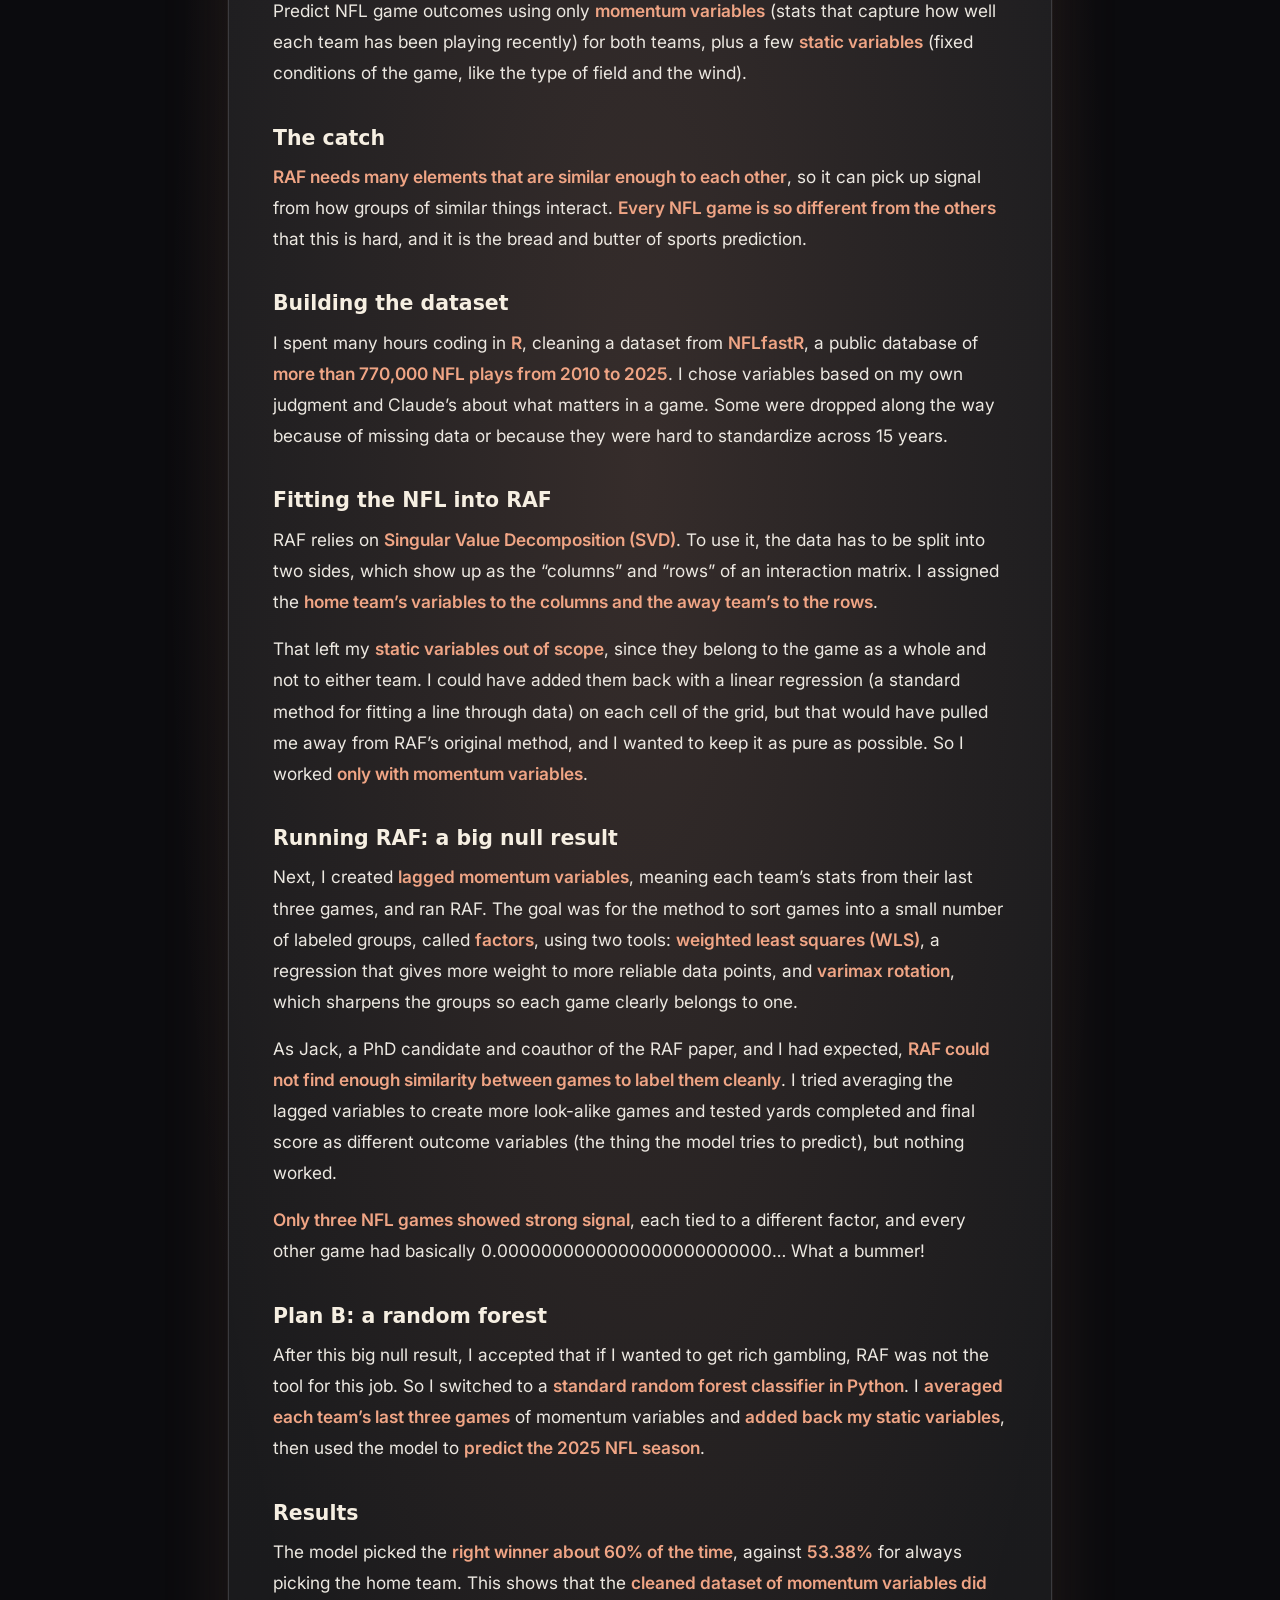
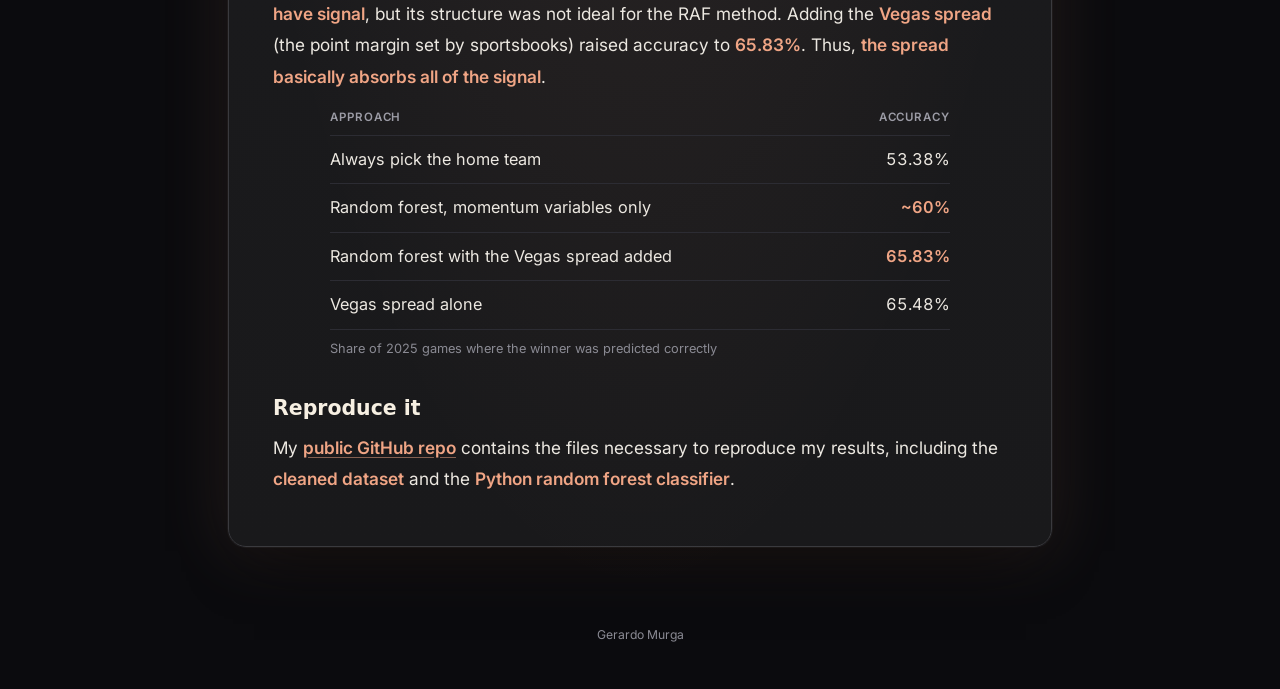
<file: tabs/nfl-model.html>
<!DOCTYPE html>
<html lang="en">
<head>
<meta charset="utf-8">
<meta name="viewport" content="width=device-width, initial-scale=1">
<title>Predicting NFL games with a factor pipeline — Gerardo Murga</title>
<meta name="description" content="Testing Prof. Arun Chandrasekhar's Rich Abundant Factors method on fifteen seasons of NFL plays, then predicting the 2025 season with a random forest: 60% accuracy against a 53% home-team baseline.">
<link rel="preconnect" href="https://fonts.googleapis.com">
<link rel="preconnect" href="https://fonts.gstatic.com" crossorigin>
<link href="https://fonts.googleapis.com/css2?family=Source+Serif+4:opsz,wght@8..60,400;8..60,600&family=Inter:wght@400;500;600&display=swap" rel="stylesheet">
<link rel="stylesheet" href="../style.css?v=47">
<script>document.documentElement.classList.add("has-js");</script>
</head>
<body class="doc-dark">
<!-- line doodles behind the page (same moving layer as the home page), kept to the margins -->
<div class="band-deco page-deco" aria-hidden="true">
  <img src="../assets/doodles/normal.png" alt="" data-speed="0.62" data-rot="-8" style="left:3%; top:10%; width:84px; opacity:0.5">
  <img src="../assets/doodles/glasses.png" alt="" data-speed="-0.55" data-rot="14" style="left:90%; top:22%; width:66px; opacity:0.42">
  <img src="../assets/doodles/creditCard.png" alt="" data-speed="0.78" data-rot="-16" style="left:6%; top:46%; width:72px; opacity:0.46">
  <img src="../assets/doodles/mariachiHat.png" alt="" data-speed="-0.42" data-rot="7" style="left:88%; top:58%; width:80px; opacity:0.48">
  <img src="../assets/doodles/supplyYdemand.png" alt="" data-speed="0.36" data-rot="-4" style="left:2%; top:78%; width:86px; opacity:0.42">
  <img src="../assets/doodles/glasses.png" alt="" data-speed="-0.7" data-rot="11" style="left:8%; top:96%; width:58px; opacity:0.36">
  <img src="../assets/doodles/normal.png" alt="" data-speed="0.5" data-rot="17" style="left:91%; top:88%; width:62px; opacity:0.4">
  <img src="../assets/doodles/creditCard.png" alt="" data-speed="-0.82" data-rot="-13" style="left:86%; top:4%; width:58px; opacity:0.38">
  <img src="../assets/doodles/supplyYdemand.png" alt="" data-speed="0.7" data-rot="9" style="left:93%; top:40%; width:64px; opacity:0.36">
</div>


<div class="navbar">
  <div class="progress"><span id="progress-bar"></span></div>
  <div class="wrap">
    <nav class="nav-sub">
      <a class="back" href="../index.html#projects"><span class="arrow">&larr;</span> Back</a>
      <span class="nav-links">
        <a href="../index.html#about">About</a>
        <a href="../index.html#projects">Projects</a>
        <a href="../index.html#other">Other</a>
      </span>
    </nav>
  </div>
</div>

<header class="band band-sub">
  <div class="band-deco" aria-hidden="true">
    <img class="deco-1" src="../assets/doodles/normal.png"        alt="" data-speed="0.62"  data-rot="-8">
    <img class="deco-3" src="../assets/doodles/creditCard.png"    alt="" data-speed="0.78"  data-rot="-16">
    <img class="deco-7" src="../assets/doodles/mariachiHat.png"   alt="" data-speed="-0.48" data-rot="12">
    <img class="deco-8" src="../assets/doodles/supplyYdemand.png" alt="" data-speed="0.34"  data-rot="-6">
    <img class="deco-9" src="../assets/doodles/creditCard.png"    alt="" data-speed="-0.7"  data-rot="-13">
  </div>
  <div class="wrap">
    <p class="page-kicker">Projects</p>
    <h1 class="page-title">Predicting NFL games with novel method </h1>
    <p class="page-lede">Can a statistical method from development economics predict football? </p>
  </div>
</header>

<div class="wrap">

  <!-- the write-up reads as one plain document on a dark page, like the home page -->
  <article class="doc doc-card">
    <section class="doc-part">
    <p class="eyebrow">Summary</p>

    <div class="stat-row">
      <div class="stat"><span class="stat-num">770,000+</span><span class="stat-label">NFL plays cleaned, 2010&ndash;2025</span></div>
      <div class="stat"><span class="stat-num">60%</span><span class="stat-label">correct winners, 2025 season</span></div>
      <div class="stat"><span class="stat-num">53%</span><span class="stat-label">baseline: always pick the home team</span></div>
    </div>

    <p>Over the summer of 2026, I worked with <strong>Prof. Arun Chandrasekhar</strong>, a Stanford development economist, to test whether his <strong>Rich Abundant Factors (RAF)</strong> method, a statistical and machine learning technique, could <strong>predict NFL games</strong>.</p>
    <p>Using <strong>R</strong>, I cleaned data from <strong>NFLfastR</strong> covering <strong>more than 770,000 plays from 2010 to 2025</strong> and built <strong>momentum variables</strong> (each team&rsquo;s stats from its last three games). However, the method needs many similar elements to find signal, and <strong>NFL games are too different from each other, so RAF failed</strong> in this application.</p>
    <p>So I switched to a <strong>random forest classifier in Python</strong>, using averaged momentum variables and some fixed conditions. With this, I predicted the <strong>2025 season with 60% accuracy</strong>, compared with a <strong>53% baseline</strong> for always picking the home team, and <strong>65.83% when the Vegas spread was added</strong>.</p>
    <p>The <strong>cleaned dataset and the Python model</strong> are in my <a href="https://github.com/gmurgagg/NFL_Momentum_Prediction" target="_blank" rel="noopener">public GitHub repo</a>, so anyone can reproduce the results.</p>
    </section>

    <hr class="doc-divider">

    <section class="doc-part">
    <p class="eyebrow">Extended</p>

    <h3>Why the NFL?</h3>
    <p>Over the summer of 2026, I worked with <strong>Prof. Arun Chandrasekhar</strong>, a development economist at Stanford. He developed a rigorous statistical and machine learning method called <strong>Rich Abundant Factors (RAF)</strong>. It gives us a systematic way to <strong>find similar components inside an experiment and map how they interact</strong> with each other. The method was built and tested mostly for development economics experiments, so I wanted to see how far it could take us!</p>
    <p>Curious whether I could drop out of Stanford and become a millionaire by gambling, I decided to <strong>apply Prof. Chandrasekhar&rsquo;s method to predicting NFL games</strong>. This was nothing like what the method was designed for, but as the saying goes: &ldquo;Math does not care about the context&rdquo; (or something like that).</p>

    <h3>The goal</h3>
    <p>Predict NFL game outcomes using only <strong>momentum variables</strong> (stats that capture how well each team has been playing recently) for both teams, plus a few <strong>static variables</strong> (fixed conditions of the game, like the type of field and the wind).</p>

    <h3>The catch</h3>
    <p><strong>RAF needs many elements that are similar enough to each other</strong>, so it can pick up signal from how groups of similar things interact. <strong>Every NFL game is so different from the others</strong> that this is hard, and it is the bread and butter of sports prediction.</p>

    <h3>Building the dataset</h3>
    <p>I spent many hours coding in <strong>R</strong>, cleaning a dataset from <strong>NFLfastR</strong>, a public database of <strong>more than 770,000 NFL plays from 2010 to 2025</strong>. I chose variables based on my own judgment and Claude&rsquo;s about what matters in a game. Some were dropped along the way because of missing data or because they were hard to standardize across 15 years.</p>

    <h3>Fitting the NFL into RAF</h3>
    <p>RAF relies on <strong>Singular Value Decomposition (SVD)</strong>. To use it, the data has to be split into two sides, which show up as the &ldquo;columns&rdquo; and &ldquo;rows&rdquo; of an interaction matrix. I assigned the <strong>home team&rsquo;s variables to the columns and the away team&rsquo;s to the rows</strong>.</p>
    <p>That left my <strong>static variables out of scope</strong>, since they belong to the game as a whole and not to either team. I could have added them back with a linear regression (a standard method for fitting a line through data) on each cell of the grid, but that would have pulled me away from RAF&rsquo;s original method, and I wanted to keep it as pure as possible. So I worked <strong>only with momentum variables</strong>.</p>

    <h3>Running RAF: a big null result</h3>
    <p>Next, I created <strong>lagged momentum variables</strong>, meaning each team&rsquo;s stats from their last three games, and ran RAF. The goal was for the method to sort games into a small number of labeled groups, called <strong>factors</strong>, using two tools: <strong>weighted least squares (WLS)</strong>, a regression that gives more weight to more reliable data points, and <strong>varimax rotation</strong>, which sharpens the groups so each game clearly belongs to one.</p>
    <p>As Jack, a PhD candidate and coauthor of the RAF paper, and I had expected, <strong>RAF could not find enough similarity between games to label them cleanly</strong>. I tried averaging the lagged variables to create more look-alike games and tested yards completed and final score as different outcome variables (the thing the model tries to predict), but nothing worked.</p>
    <p><strong>Only three NFL games showed strong signal</strong>, each tied to a different factor, and every other game had basically 0.0000000000000000000000000&hellip; What a bummer!</p>

    <h3>Plan B: a random forest</h3>
    <p>After this big null result, I accepted that if I wanted to get rich gambling, RAF was not the tool for this job. So I switched to a <strong>standard random forest classifier in Python</strong>. I <strong>averaged each team&rsquo;s last three games</strong> of momentum variables and <strong>added back my static variables</strong>, then used the model to <strong>predict the 2025 NFL season</strong>.</p>

    <h3>Results</h3>
    <p>The model picked the <strong>right winner about 60% of the time</strong>, against <strong>53.38%</strong> for always picking the home team. This shows that the <strong>cleaned dataset of momentum variables did have signal</strong>, but its structure was not ideal for the RAF method. Adding the <strong>Vegas spread</strong> (the point margin set by sportsbooks) raised accuracy to <strong>65.83%</strong>. Thus, <strong>the spread basically absorbs all of the signal</strong>.</p>
    <table class="result-table">
      <caption>Share of 2025 games where the winner was predicted correctly</caption>
      <thead><tr><th scope="col">Approach</th><th scope="col">Accuracy</th></tr></thead>
      <tbody>
        <tr><td>Always pick the home team</td><td>53.38%</td></tr>
        <tr><td>Random forest, momentum variables only</td><td><strong>~60%</strong></td></tr>
        <tr><td>Random forest with the Vegas spread added</td><td><strong>65.83%</strong></td></tr>
        <tr><td>Vegas spread alone</td><td>65.48%</td></tr>
      </tbody>
    </table>

    <h3>Reproduce it</h3>
    <p>My <a href="https://github.com/gmurgagg/NFL_Momentum_Prediction" target="_blank" rel="noopener">public GitHub repo</a> contains the files necessary to reproduce my results, including the <strong>cleaned dataset</strong> and the <strong>Python random forest classifier</strong>.</p>
    </section>
  </article>


  <footer>Gerardo Murga</footer>
</div>

<script src="../script.js?v=25"></script>

</body>
</html>
</file>
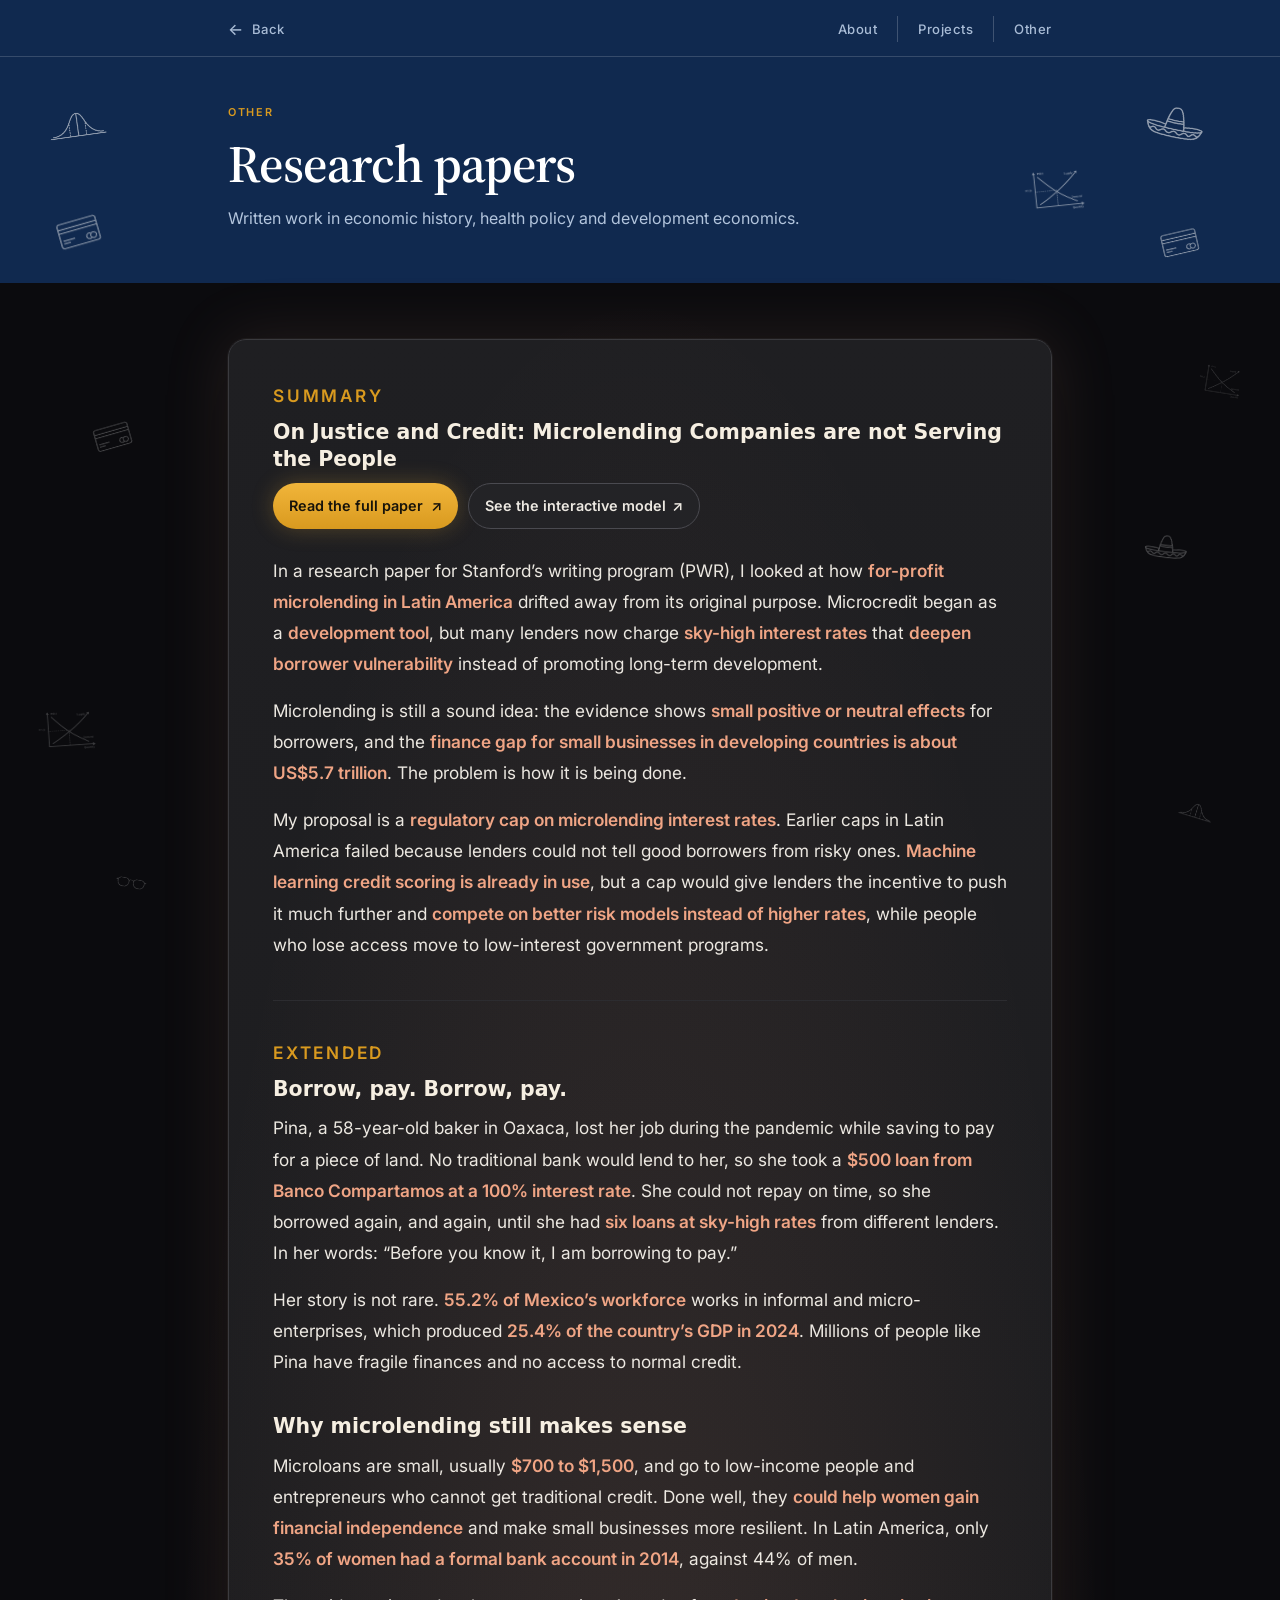
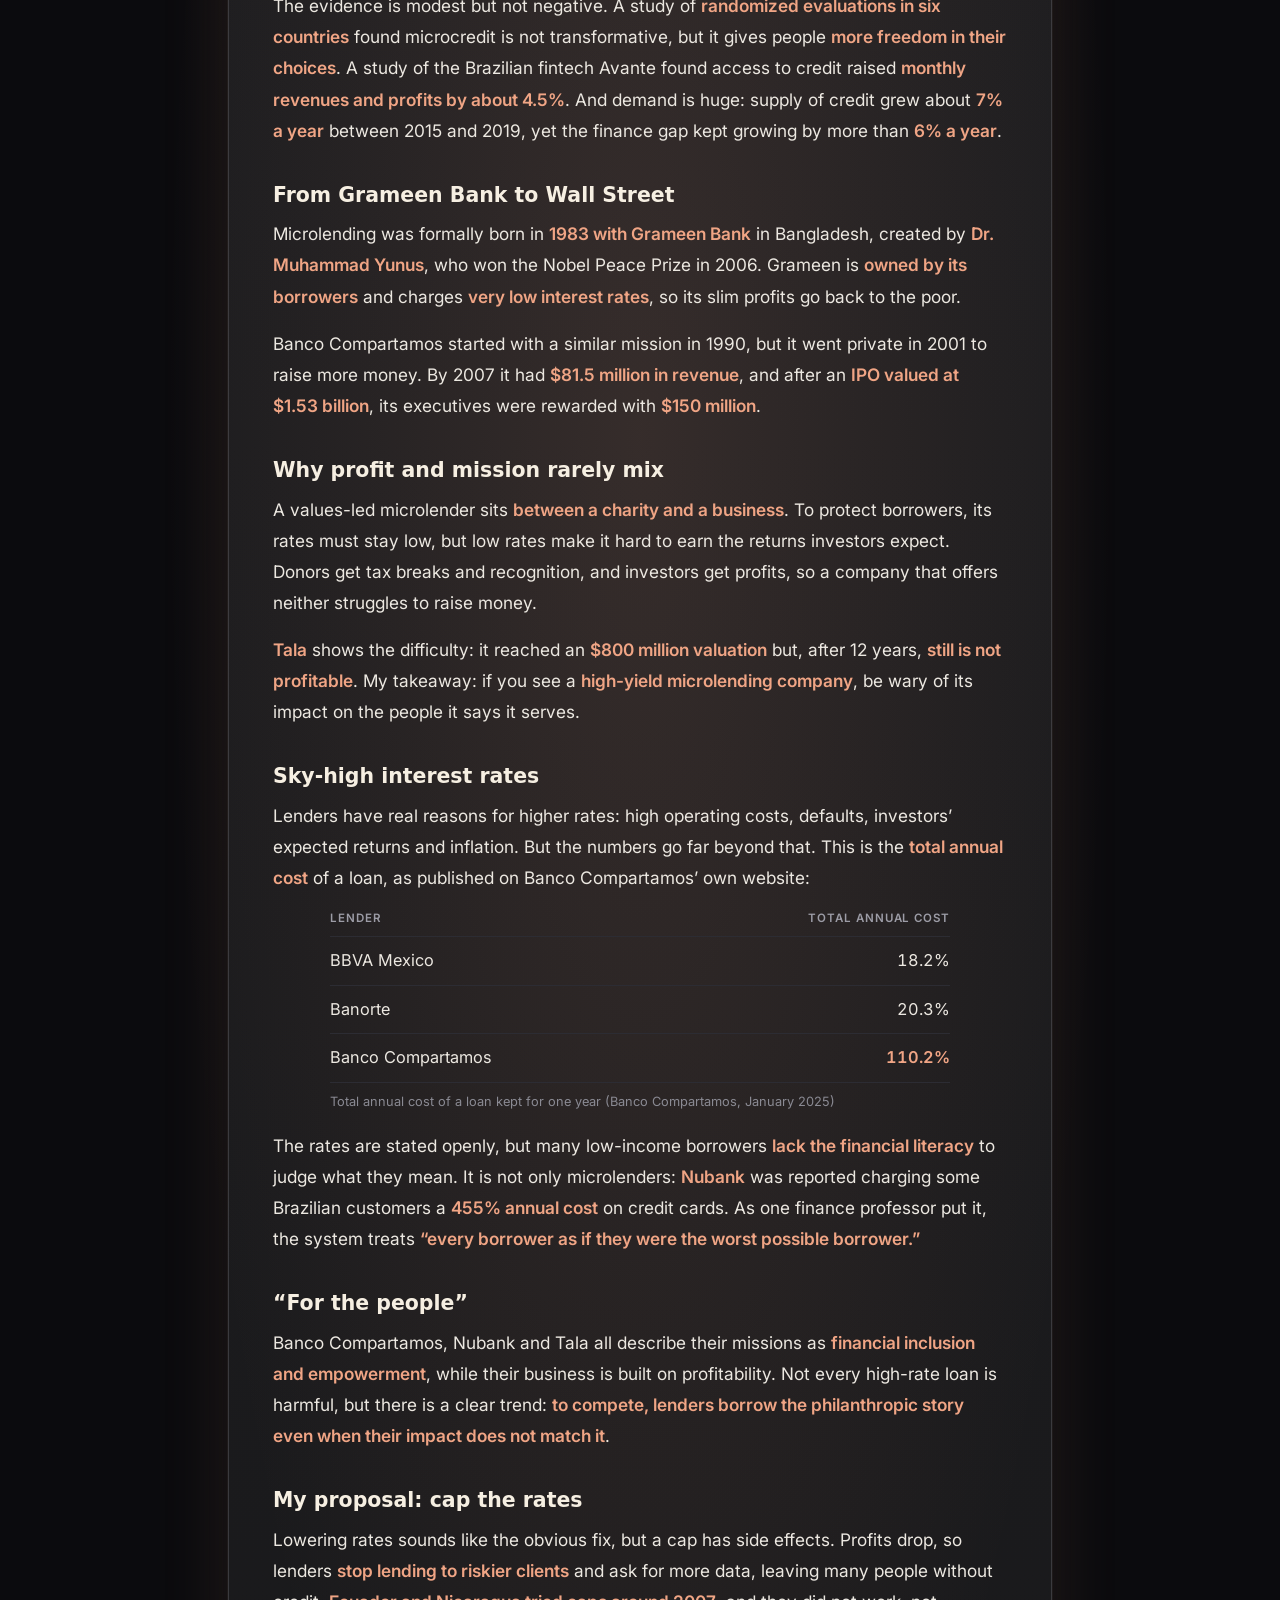
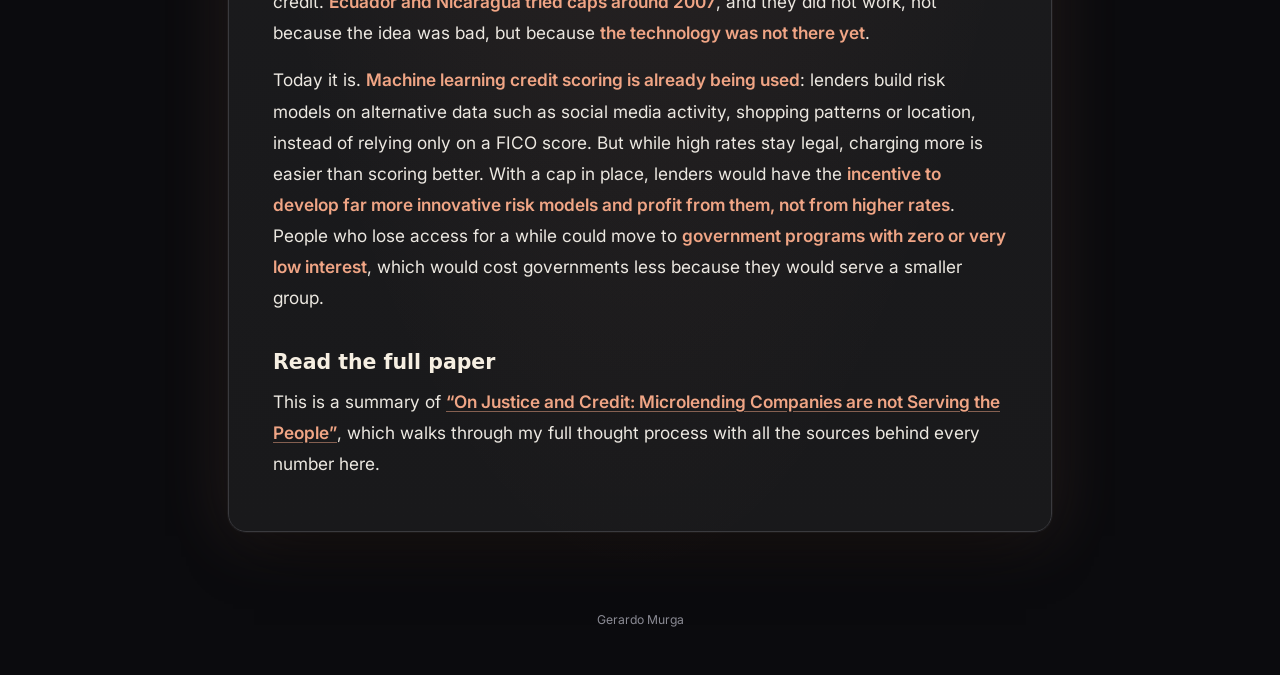
<file: tabs/papers.html>
<!DOCTYPE html>
<html lang="en">
<head>
<meta charset="utf-8">
<meta name="viewport" content="width=device-width, initial-scale=1">
<title>Research papers — Gerardo Murga</title>
<meta name="description" content="Written work in economic history, health policy and development economics.">
<link rel="preconnect" href="https://fonts.googleapis.com">
<link rel="preconnect" href="https://fonts.gstatic.com" crossorigin>
<link href="https://fonts.googleapis.com/css2?family=Source+Serif+4:opsz,wght@8..60,400;8..60,600&family=Inter:wght@400;500;600&display=swap" rel="stylesheet">
<link rel="stylesheet" href="../style.css?v=47">
<script>document.documentElement.classList.add("has-js");</script>
</head>
<body class="doc-dark">
<!-- line doodles behind the page (same moving layer as the home page), kept to the margins -->
<div class="band-deco page-deco" aria-hidden="true">
  <img src="../assets/doodles/normal.png" alt="" data-speed="0.62" data-rot="-8" style="left:3%; top:10%; width:84px; opacity:0.5">
  <img src="../assets/doodles/glasses.png" alt="" data-speed="-0.55" data-rot="14" style="left:90%; top:22%; width:66px; opacity:0.42">
  <img src="../assets/doodles/creditCard.png" alt="" data-speed="0.78" data-rot="-16" style="left:6%; top:46%; width:72px; opacity:0.46">
  <img src="../assets/doodles/mariachiHat.png" alt="" data-speed="-0.42" data-rot="7" style="left:88%; top:58%; width:80px; opacity:0.48">
  <img src="../assets/doodles/supplyYdemand.png" alt="" data-speed="0.36" data-rot="-4" style="left:2%; top:78%; width:86px; opacity:0.42">
  <img src="../assets/doodles/glasses.png" alt="" data-speed="-0.7" data-rot="11" style="left:8%; top:96%; width:58px; opacity:0.36">
  <img src="../assets/doodles/normal.png" alt="" data-speed="0.5" data-rot="17" style="left:91%; top:88%; width:62px; opacity:0.4">
  <img src="../assets/doodles/creditCard.png" alt="" data-speed="-0.82" data-rot="-13" style="left:86%; top:4%; width:58px; opacity:0.38">
  <img src="../assets/doodles/supplyYdemand.png" alt="" data-speed="0.7" data-rot="9" style="left:93%; top:40%; width:64px; opacity:0.36">
</div>



<div class="navbar">
  <div class="progress"><span id="progress-bar"></span></div>
  <div class="wrap">
    <nav class="nav-sub">
      <a class="back" href="../index.html#other"><span class="arrow">&larr;</span> Back</a>
      <span class="nav-links">
        <a href="../index.html#about">About</a>
        <a href="../index.html#projects">Projects</a>
        <a href="../index.html#other">Other</a>
      </span>
    </nav>
  </div>
</div>

<header class="band band-sub">
  <div class="band-deco" aria-hidden="true">
    <img class="deco-1" src="../assets/doodles/normal.png"        alt="" data-speed="0.62"  data-rot="-8">
    <img class="deco-3" src="../assets/doodles/creditCard.png"    alt="" data-speed="0.78"  data-rot="-16">
    <img class="deco-7" src="../assets/doodles/mariachiHat.png"   alt="" data-speed="-0.48" data-rot="12">
    <img class="deco-8" src="../assets/doodles/supplyYdemand.png" alt="" data-speed="0.34"  data-rot="-6">
    <img class="deco-9" src="../assets/doodles/creditCard.png"    alt="" data-speed="-0.7"  data-rot="-13">
  </div>
  <div class="wrap">
    <p class="page-kicker">Other</p>
    <h1 class="page-title">Research papers</h1>
    <p class="page-lede">Written work in economic history, health policy and development economics.</p>
  </div>
</header>

<div class="wrap">

  <!-- paper write-up, same format as the NFL write-up -->
  <article class="doc doc-card">
    <section class="doc-part">
    <p class="eyebrow">Summary</p>

    <h3>On Justice and Credit: Microlending Companies are not Serving the People</h3>
    <p class="doc-actions">
      <a class="work-cta" href="https://drive.google.com/file/d/1_B1bYIvVcHVeQvdPxjta0UjjUPQZEmV6/view?usp=sharing" target="_blank" rel="noopener">Read the full paper <span aria-hidden="true">&#8599;</span></a>
      <a class="doc-link-btn" href="microlending.html">See the interactive model <span aria-hidden="true">&#8599;</span></a>
    </p>
    <p>In a research paper for Stanford&rsquo;s writing program (PWR), I looked at how <strong>for-profit microlending in Latin America</strong> drifted away from its original purpose. Microcredit began as a <strong>development tool</strong>, but many lenders now charge <strong>sky-high interest rates</strong> that <strong>deepen borrower vulnerability</strong> instead of promoting long-term development.</p>
    <p>Microlending is still a sound idea: the evidence shows <strong>small positive or neutral effects</strong> for borrowers, and the <strong>finance gap for small businesses in developing countries is about US$5.7 trillion</strong>. The problem is how it is being done.</p>
    <p>My proposal is a <strong>regulatory cap on microlending interest rates</strong>. Earlier caps in Latin America failed because lenders could not tell good borrowers from risky ones. <strong>Machine learning credit scoring is already in use</strong>, but a cap would give lenders the incentive to push it much further and <strong>compete on better risk models instead of higher rates</strong>, while people who lose access move to low-interest government programs.</p>
    </section>

    <hr class="doc-divider">

    <section class="doc-part">
    <p class="eyebrow">Extended</p>

    <h3>Borrow, pay. Borrow, pay.</h3>
    <p>Pina, a 58-year-old baker in Oaxaca, lost her job during the pandemic while saving to pay for a piece of land. No traditional bank would lend to her, so she took a <strong>$500 loan from Banco Compartamos at a 100% interest rate</strong>. She could not repay on time, so she borrowed again, and again, until she had <strong>six loans at sky-high rates</strong> from different lenders. In her words: &ldquo;Before you know it, I am borrowing to pay.&rdquo;</p>
    <p>Her story is not rare. <strong>55.2% of Mexico&rsquo;s workforce</strong> works in informal and micro-enterprises, which produced <strong>25.4% of the country&rsquo;s GDP in 2024</strong>. Millions of people like Pina have fragile finances and no access to normal credit.</p>

    <h3>Why microlending still makes sense</h3>
    <p>Microloans are small, usually <strong>$700 to $1,500</strong>, and go to low-income people and entrepreneurs who cannot get traditional credit. Done well, they <strong>could help women gain financial independence</strong> and make small businesses more resilient. In Latin America, only <strong>35% of women had a formal bank account in 2014</strong>, against 44% of men.</p>
    <p>The evidence is modest but not negative. A study of <strong>randomized evaluations in six countries</strong> found microcredit is not transformative, but it gives people <strong>more freedom in their choices</strong>. A study of the Brazilian fintech Avante found access to credit raised <strong>monthly revenues and profits by about 4.5%</strong>. And demand is huge: supply of credit grew about <strong>7% a year</strong> between 2015 and 2019, yet the finance gap kept growing by more than <strong>6% a year</strong>.</p>

    <h3>From Grameen Bank to Wall Street</h3>
    <p>Microlending was formally born in <strong>1983 with Grameen Bank</strong> in Bangladesh, created by <strong>Dr. Muhammad Yunus</strong>, who won the Nobel Peace Prize in 2006. Grameen is <strong>owned by its borrowers</strong> and charges <strong>very low interest rates</strong>, so its slim profits go back to the poor.</p>
    <p>Banco Compartamos started with a similar mission in 1990, but it went private in 2001 to raise more money. By 2007 it had <strong>$81.5 million in revenue</strong>, and after an <strong>IPO valued at $1.53 billion</strong>, its executives were rewarded with <strong>$150 million</strong>.</p>

    <h3>Why profit and mission rarely mix</h3>
    <p>A values-led microlender sits <strong>between a charity and a business</strong>. To protect borrowers, its rates must stay low, but low rates make it hard to earn the returns investors expect. Donors get tax breaks and recognition, and investors get profits, so a company that offers neither struggles to raise money.</p>
    <p><strong>Tala</strong> shows the difficulty: it reached an <strong>$800 million valuation</strong> but, after 12 years, <strong>still is not profitable</strong>. My takeaway: if you see a <strong>high-yield microlending company</strong>, be wary of its impact on the people it says it serves.</p>

    <h3>Sky-high interest rates</h3>
    <p>Lenders have real reasons for higher rates: high operating costs, defaults, investors&rsquo; expected returns and inflation. But the numbers go far beyond that. This is the <strong>total annual cost</strong> of a loan, as published on Banco Compartamos&rsquo; own website:</p>
    <table class="result-table">
      <caption>Total annual cost of a loan kept for one year (Banco Compartamos, January 2025)</caption>
      <thead><tr><th scope="col">Lender</th><th scope="col">Total annual cost</th></tr></thead>
      <tbody>
        <tr><td>BBVA Mexico</td><td>18.2%</td></tr>
        <tr><td>Banorte</td><td>20.3%</td></tr>
        <tr><td>Banco Compartamos</td><td><strong>110.2%</strong></td></tr>
      </tbody>
    </table>
    <p>The rates are stated openly, but many low-income borrowers <strong>lack the financial literacy</strong> to judge what they mean. It is not only microlenders: <strong>Nubank</strong> was reported charging some Brazilian customers a <strong>455% annual cost</strong> on credit cards. As one finance professor put it, the system treats <strong>&ldquo;every borrower as if they were the worst possible borrower.&rdquo;</strong></p>

    <h3>&ldquo;For the people&rdquo;</h3>
    <p>Banco Compartamos, Nubank and Tala all describe their missions as <strong>financial inclusion and empowerment</strong>, while their business is built on profitability. Not every high-rate loan is harmful, but there is a clear trend: <strong>to compete, lenders borrow the philanthropic story even when their impact does not match it</strong>.</p>

    <h3>My proposal: cap the rates</h3>
    <p>Lowering rates sounds like the obvious fix, but a cap has side effects. Profits drop, so lenders <strong>stop lending to riskier clients</strong> and ask for more data, leaving many people without credit. <strong>Ecuador and Nicaragua tried caps around 2007</strong>, and they did not work, not because the idea was bad, but because <strong>the technology was not there yet</strong>.</p>
    <p>Today it is. <strong>Machine learning credit scoring is already being used</strong>: lenders build risk models on alternative data such as social media activity, shopping patterns or location, instead of relying only on a FICO score. But while high rates stay legal, charging more is easier than scoring better. With a cap in place, lenders would have the <strong>incentive to develop far more innovative risk models and profit from them, not from higher rates</strong>. People who lose access for a while could move to <strong>government programs with zero or very low interest</strong>, which would cost governments less because they would serve a smaller group.</p>

    <h3>Read the full paper</h3>
    <p>This is a summary of <a href="https://drive.google.com/file/d/1_B1bYIvVcHVeQvdPxjta0UjjUPQZEmV6/view?usp=sharing" target="_blank" rel="noopener">&ldquo;On Justice and Credit: Microlending Companies are not Serving the People&rdquo;</a>, which walks through my full thought process with all the sources behind every number here.</p>
    </section>
  </article>


  <footer>Gerardo Murga</footer>
</div>

<script src="../script.js?v=25"></script>

</body>
</html>
</file>
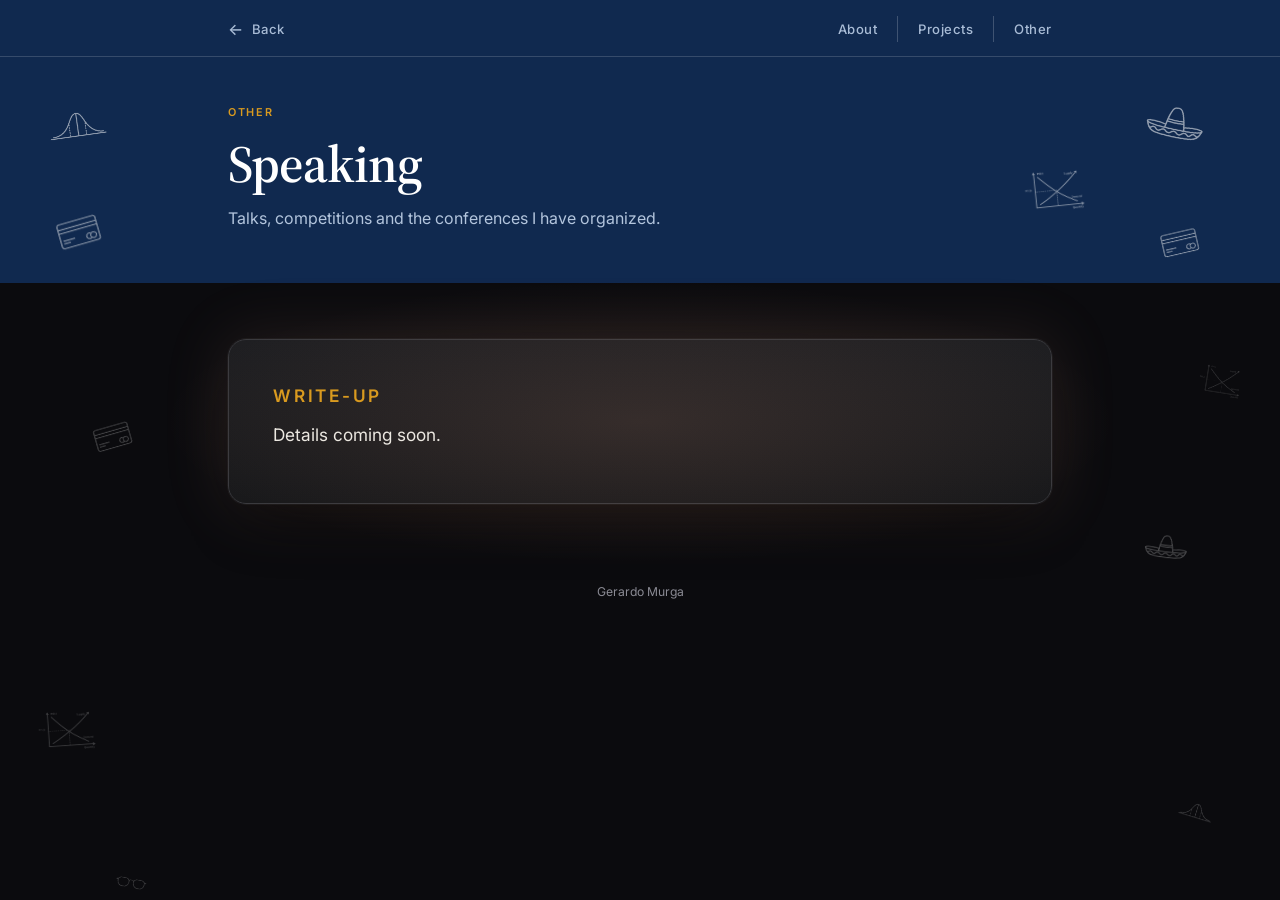
<file: tabs/speaking.html>
<!DOCTYPE html>
<html lang="en">
<head>
<meta charset="utf-8">
<meta name="viewport" content="width=device-width, initial-scale=1">
<title>Speaking — Gerardo Murga</title>
<meta name="description" content="Talks, competitions and the conferences I have organized.">
<link rel="preconnect" href="https://fonts.googleapis.com">
<link rel="preconnect" href="https://fonts.gstatic.com" crossorigin>
<link href="https://fonts.googleapis.com/css2?family=Source+Serif+4:opsz,wght@8..60,400;8..60,600&family=Inter:wght@400;500;600&display=swap" rel="stylesheet">
<link rel="stylesheet" href="../style.css?v=47">
<script>document.documentElement.classList.add("has-js");</script>
</head>
<body class="doc-dark">
<!-- line doodles behind the page (same moving layer as the home page), kept to the margins -->
<div class="band-deco page-deco" aria-hidden="true">
  <img src="../assets/doodles/normal.png" alt="" data-speed="0.62" data-rot="-8" style="left:3%; top:10%; width:84px; opacity:0.5">
  <img src="../assets/doodles/glasses.png" alt="" data-speed="-0.55" data-rot="14" style="left:90%; top:22%; width:66px; opacity:0.42">
  <img src="../assets/doodles/creditCard.png" alt="" data-speed="0.78" data-rot="-16" style="left:6%; top:46%; width:72px; opacity:0.46">
  <img src="../assets/doodles/mariachiHat.png" alt="" data-speed="-0.42" data-rot="7" style="left:88%; top:58%; width:80px; opacity:0.48">
  <img src="../assets/doodles/supplyYdemand.png" alt="" data-speed="0.36" data-rot="-4" style="left:2%; top:78%; width:86px; opacity:0.42">
  <img src="../assets/doodles/glasses.png" alt="" data-speed="-0.7" data-rot="11" style="left:8%; top:96%; width:58px; opacity:0.36">
  <img src="../assets/doodles/normal.png" alt="" data-speed="0.5" data-rot="17" style="left:91%; top:88%; width:62px; opacity:0.4">
  <img src="../assets/doodles/creditCard.png" alt="" data-speed="-0.82" data-rot="-13" style="left:86%; top:4%; width:58px; opacity:0.38">
  <img src="../assets/doodles/supplyYdemand.png" alt="" data-speed="0.7" data-rot="9" style="left:93%; top:40%; width:64px; opacity:0.36">
</div>



<div class="navbar">
  <div class="progress"><span id="progress-bar"></span></div>
  <div class="wrap">
    <nav class="nav-sub">
      <a class="back" href="../index.html#other"><span class="arrow">&larr;</span> Back</a>
      <span class="nav-links">
        <a href="../index.html#about">About</a>
        <a href="../index.html#projects">Projects</a>
        <a href="../index.html#other">Other</a>
      </span>
    </nav>
  </div>
</div>

<header class="band band-sub">
  <div class="band-deco" aria-hidden="true">
    <img class="deco-1" src="../assets/doodles/normal.png"        alt="" data-speed="0.62"  data-rot="-8">
    <img class="deco-3" src="../assets/doodles/creditCard.png"    alt="" data-speed="0.78"  data-rot="-16">
    <img class="deco-7" src="../assets/doodles/mariachiHat.png"   alt="" data-speed="-0.48" data-rot="12">
    <img class="deco-8" src="../assets/doodles/supplyYdemand.png" alt="" data-speed="0.34"  data-rot="-6">
    <img class="deco-9" src="../assets/doodles/creditCard.png"    alt="" data-speed="-0.7"  data-rot="-13">
  </div>
  <div class="wrap">
    <p class="page-kicker">Other</p>
    <h1 class="page-title">Speaking</h1>
    <p class="page-lede">Talks, competitions and the conferences I have organized.</p>
  </div>
</header>

<div class="wrap">

  <!-- write-up card, same format as the NFL write-up -->
  <article class="doc doc-card">
    <section class="doc-part">
    <p class="eyebrow">Write-up</p>
    <p>Details coming soon.</p>
    </section>
  </article>


  <footer>Gerardo Murga</footer>
</div>

<script src="../script.js?v=25"></script>

</body>
</html>
</file>
<file: style.css>
:root {
    --navy:      #10294f;
    --navy-mid:  #1d3f6e;
    --page:      #eef1f5;
    --paper:     #ffffff;
    --gold:      #d99a1f;
    --coral:     #c8404f;
    --ink:       #16202e;
    --ink-soft:  #4d5c72;
    --ink-mute:  #7d8ba0;
    --rule:      #dde3ec;
  }

  * { box-sizing: border-box; }

  html { scroll-behavior: smooth; }

  section[id] { scroll-margin-top: 84px; }

  body {
    margin: 0;
    background: var(--page);
    color: var(--ink);
    font-family: "Inter", system-ui, sans-serif;
    font-size: 15.5px;
    line-height: 1.68;
    -webkit-font-smoothing: antialiased;
  }

  .wrap { max-width: 880px; margin: 0 auto; padding: 0 28px; }

  /* ---------- sticky navigation ---------- */

  .navbar {
    position: sticky;
    top: 0;
    z-index: 60;
    background: var(--navy);
    border-bottom: 1px solid rgba(255, 255, 255, 0.16);
  }

  .progress {
    height: 2px;
    background: transparent;
  }

  .progress span {
    display: block;
    height: 100%;
    width: 0;
    background: var(--gold);
  }

  nav {
    display: flex;
    justify-content: flex-end;
    padding: 14px 0;
  }

  nav a {
    color: #a9bcd6;
    text-decoration: none;
    font-size: 0.82rem;
    font-weight: 500;
    letter-spacing: 0.04em;
    padding: 2px 20px;
    transition: color 0.15s ease;
  }

  nav a + a { border-left: 1px solid rgba(255, 255, 255, 0.2); }

  nav a:last-child { padding-right: 0; }

  nav a:hover,
  nav a:focus-visible { color: #fff; }

  nav a.active { color: var(--gold); }

  /* ---------- header ---------- */

  .band {
    background: var(--navy);
    padding: 60px 0 70px;
    position: relative;
  }

  .band-deco {
    position: absolute;
    inset: 0;
    overflow: hidden;
    pointer-events: none;
    z-index: 0;
  }

  .band-front {
    position: absolute;
    inset: 0;
    overflow: hidden;
    pointer-events: none;
    z-index: 3;
  }

  /* the line doodles step back once the background turns black, so they don't crowd the globe and window */
  .home .band-deco, .home .band-front { opacity: calc(1 - 0.7 * var(--glow, 0)); }

  /* soft blend from the black opening into the light page below */
  .showcase-fade { height: 26vh; background: linear-gradient(to bottom, var(--bg, #0b0b0e), var(--page)); }

  .band-front-inner {
    position: relative;
    height: 100%;
    max-width: 880px;
    margin: 0 auto;
    padding: 0 28px;
  }

  .band-front img {
    position: absolute;
    display: block;
    will-change: transform;
    user-select: none;
  }

  .deco-13 { width: 113px; left: 12%;  top: 56%; opacity: 0.46; }
  .deco-14 { width: 77px; left: 36%;  top: 16%; opacity: 0.42; }
  .deco-15 { width: 70px; right: 22%; top: 60%; opacity: 0.40; }
  .deco-16 { width: 60px; left: 20%;  top: 26%; opacity: 0.38; }

  .band-deco img {
    position: absolute;
    display: block;
    opacity: 0.55;
    will-change: transform;
    user-select: none;
  }

  .deco-1  { width: 103px; left:  2%;  top: 16%;  opacity: 0.58; }
  .deco-2  { width: 65px; left:  9%;  top: 42%;  opacity: 0.40; }
  .deco-3  { width: 82px; left:  3%;  top: 66%;  opacity: 0.52; }
  .deco-4  { width: 58px; left: 12%;  top: 80%;  opacity: 0.34; }
  .deco-5  { width: 86px; left:  6%;  top: 26%;  opacity: 0.46; }
  .deco-6  { width: 48px; left: 14%;  top: 58%;  opacity: 0.32; }

  .deco-7  { width: 108px; right: 4%;  top: 14%;  opacity: 0.58; }
  .deco-8  { width: 89px; right: 14%; top: 46%;  opacity: 0.46; }
  .deco-9  { width: 72px; right: 5%;  top: 72%;  opacity: 0.52; }
  .deco-10 { width: 62px; right: 22%; top: 22%;  opacity: 0.36; }
  .deco-11 { width: 53px; right: 27%; top: 62%;  opacity: 0.30; }
  .deco-12 { width: 50px; right: 17%; top: 80%;  opacity: 0.34; }

  /* peel the inner objects away as the window narrows so nothing lands on the text */
  @media (max-width: 1240px) {
    .deco-6, .deco-10, .deco-11 { display: none; }
    .deco-2 { left: 6%; }
    .deco-8 { right: 9%; }
    .deco-12 { right: 12%; }
  }

  @media (max-width: 1040px) {
    .deco-2, .deco-4, .deco-12 { display: none; }
    .deco-1 { width: 70px; left: 2%; }
    .deco-8 { width: 60px; right: 4%; top: 56%; }
  }

  .band-inner { display: flex; align-items: center; gap: 40px; position: relative; z-index: 4; }

  .portrait-holder {
    flex: 0 0 auto;
    background: var(--navy);
    border-radius: 50%;
    padding: 13px;
    line-height: 0;
    position: relative;
    z-index: 2;
    transform: translateY(94px);
  }

  .band-text { transform: translateY(47px); }

  .portrait {
    display: block;
    width: 200px;
    height: 200px;
    border-radius: 50%;
    object-fit: cover;
  }

  .band h1 {
    font-family: "Source Serif 4", Georgia, serif;
    font-weight: 600;
    font-size: clamp(2.3rem, 6.2vw, 3.25rem);
    color: #fff;
    letter-spacing: -0.02em;
    line-height: 1.1;
    margin: 0 0 12px;
  }

  .role {
    font-size: 1.02rem;
    color: #b3c5dd;
    margin: 0 0 16px;
    padding-bottom: 16px;
    border-bottom: 1px solid rgba(255, 255, 255, 0.14);
  }

  .statement { font-size: 0.96rem; color: #97ade0; margin: 0; max-width: 46ch; }

  .statement em { color: var(--gold); font-style: normal; font-weight: 600; }

  /* ---------- panels ---------- */

  .panel {
    background: var(--paper);
    border: 1px solid var(--rule);
    border-radius: 10px;
    padding: 34px 40px 38px;
    margin-top: 22px;
    position: relative;
    overflow: hidden;
  }

  .panel::before {
    content: "";
    position: absolute;
    left: 0;
    top: 0;
    bottom: 0;
    width: 5px;
  }

  .panel-about::before    { background: var(--gold); }
  .panel-projects::before { background: var(--navy-mid); }

  .panel-about { padding-top: 84px; }

  .eyebrow {
    font-size: 0.68rem;
    letter-spacing: 0.16em;
    text-transform: uppercase;
    font-weight: 600;
    color: var(--coral);
    margin: 0 0 6px;
  }

  h2 {
    font-family: "Source Serif 4", Georgia, serif;
    font-size: 1.32rem;
    font-weight: 600;
    color: var(--navy);
    margin: 0 0 22px;
  }

  .facts { list-style: none; padding: 0; margin: 0; }

  .facts li {
    position: relative;
    padding-left: 26px;
    margin-bottom: 20px;
    color: var(--ink-soft);
  }

  .facts li:last-child { margin-bottom: 0; }

  .facts li::before {
    content: "";
    position: absolute;
    left: 0;
    top: 12px;
    width: 13px;
    height: 3px;
    border-radius: 2px;
    background: var(--gold);
  }

  .facts strong { color: var(--ink); font-weight: 600; }

  /* ---------- projects ---------- */

  .projects {
    display: grid;
    grid-template-columns: repeat(auto-fit, minmax(205px, 1fr));
    gap: 16px;
  }

  .project {
    display: block;
    text-decoration: none;
    color: inherit;
    background: #fbfcfe;
    border: 1px solid var(--rule);
    border-radius: 10px;
    padding: 22px 20px;
    min-height: 198px;
    transition: transform 0.16s ease, border-color 0.16s ease, box-shadow 0.16s ease;
  }

  .project:hover,
  .project:focus-visible {
    transform: translateY(-3px);
    border-color: var(--navy-mid);
    box-shadow: 0 12px 24px -16px rgba(16, 41, 79, 0.5);
  }

  .tag {
    display: inline-block;
    font-size: 0.66rem;
    letter-spacing: 0.12em;
    text-transform: uppercase;
    font-weight: 600;
    color: var(--navy);
    background: #e8eef7;
    border-radius: 999px;
    padding: 4px 11px;
    margin-bottom: 13px;
  }

  .project h3 {
    font-family: "Source Serif 4", Georgia, serif;
    font-size: 1.05rem;
    font-weight: 600;
    color: var(--navy);
    margin: 0 0 9px;
    line-height: 1.35;
  }

  .project p { margin: 0; font-size: 0.88rem; color: var(--ink-soft); line-height: 1.55; }

  /* ---------- elsewhere ---------- */

  .elsewhere { margin-top: 40px; padding: 0 4px; }

  .elsewhere .eyebrow { color: var(--ink-mute); }

  .elsewhere h2 { font-size: 1.1rem; color: var(--ink-soft); margin-bottom: 16px; }

  .more { display: grid; grid-template-columns: repeat(auto-fit, minmax(175px, 1fr)); gap: 12px; }

  .more a {
    display: flex;
    align-items: baseline;
    justify-content: space-between;
    text-decoration: none;
    border: 1px solid #c9d3e0;
    border-radius: 999px;
    padding: 11px 20px;
    font-size: 0.9rem;
    font-weight: 500;
    color: var(--navy-mid);
    transition: background 0.15s ease, border-color 0.15s ease;
  }

  .more a:hover,
  .more a:focus-visible { background: #e3eaf4; border-color: var(--navy-mid); }

  .more span { color: var(--coral); font-weight: 700; }

  /* ---------- contact ---------- */

  .contact {
    background: var(--navy);
    border-radius: 10px;
    padding: 30px 36px;
    margin-top: 40px;
    display: flex;
    flex-wrap: wrap;
    align-items: center;
    justify-content: space-between;
    gap: 18px;
  }

  .contact h2 { color: #fff; margin: 0 0 3px; font-size: 1.2rem; }
  .contact p { margin: 0; font-size: 0.9rem; color: #a9bcd6; }

  .contact-links { display: flex; flex-wrap: wrap; gap: 10px; }

  .contact-links a {
    text-decoration: none;
    font-size: 0.87rem;
    font-weight: 600;
    color: var(--navy);
    background: #fff;
    border-radius: 999px;
    padding: 10px 20px;
    transition: background 0.15s ease;
  }

  .contact-links a:hover,
  .contact-links a:focus-visible { background: var(--gold); }

  footer {
    text-align: center;
    font-size: 0.76rem;
    color: var(--ink-mute);
    padding: 30px 0 44px;
  }

  a:focus-visible { outline: 2px solid var(--coral); outline-offset: 3px; }

  /* ---------- scroll reveals ---------- */

  .has-js .reveal {
    opacity: 0;
    transform: translateY(22px);
    transition: opacity 0.7s cubic-bezier(0.22, 1, 0.36, 1),
                transform 0.7s cubic-bezier(0.22, 1, 0.36, 1);
  }

  .has-js .reveal.visible { opacity: 1; transform: none; }

  @media (max-width: 640px) {
    .band { padding: 34px 0 40px; }
    nav { justify-content: flex-start; flex-wrap: wrap; }
    nav a { padding: 2px 14px; }
    nav a:first-child { padding-left: 0; }
    .band-inner { flex-direction: column; align-items: flex-start; gap: 20px; }
    .portrait-holder { transform: none; padding: 9px; }
    .band-text { transform: none; }
    .portrait { width: 132px; height: 132px; }
    .panel { padding: 28px 24px 30px; }
    .panel-about { padding-top: 30px; }
    .contact { flex-direction: column; align-items: flex-start; }

    /* keep a few objects, all clear of the portrait and the text below it.
       these selectors need img in them to outrank the hide rule above */
    .band-deco img { display: none; }
    .band-front { display: none; }
    .band-deco img.deco-7 { display: block; width: 65px; right:  4%; top:  6%; opacity: 0.5; }
    .band-deco img.deco-9 { display: block; width: 46px; right: 26%; top:  3%; opacity: 0.38; }
    .band-deco img.deco-1 { display: block; width: 55px; left: auto; right:  9%; top: 26%; opacity: 0.44; }
    .band-deco img.deco-5 { display: block; width: 43px; left: auto; right: 28%; top: 32%; opacity: 0.32; }
  }

  @media (prefers-reduced-motion: reduce) {
    html { scroll-behavior: auto; }
    * { transition: none !important; }
    .project:hover { transform: none; }
    .has-js .reveal { opacity: 1; transform: none; }
  }

  /* ---------- interior pages ---------- */

  .band-sub { padding: 46px 0 52px; }

  .back {
    display: inline-flex;
    align-items: center;
    gap: 8px;
    color: #a9bcd6;
    text-decoration: none;
    font-size: 0.82rem;
    font-weight: 500;
    letter-spacing: 0.04em;
    padding: 2px 20px 2px 0;
    transition: color 0.15s ease;
  }

  .back:hover, .back:focus-visible { color: #fff; }

  .back .arrow { font-size: 1rem; line-height: 1; }

  nav.nav-sub { justify-content: space-between; }

  .nav-sub .nav-links { display: flex; }

  .page-title {
    font-family: "Source Serif 4", Georgia, serif;
    font-weight: 600;
    font-size: clamp(2rem, 5.4vw, 2.85rem);
    color: #fff;
    letter-spacing: -0.02em;
    line-height: 1.12;
    margin: 0 0 12px;
    position: relative;
    z-index: 4;
  }

  .page-kicker {
    font-size: 0.68rem;
    letter-spacing: 0.16em;
    text-transform: uppercase;
    font-weight: 600;
    color: var(--gold);
    margin: 0 0 14px;
    position: relative;
    z-index: 4;
  }

  .page-lede {
    font-size: 1rem;
    color: #b3c5dd;
    margin: 0;
    max-width: 58ch;
    position: relative;
    z-index: 4;
  }

  .panel-page { padding: 38px 40px 42px; }
  .panel-page::before { background: var(--navy-mid); }

  .panel-page p { color: var(--ink-soft); }

  .panel-page p:first-of-type { margin-top: 0; }

  /* ---------- long-form write-ups (project pages): built for skimming ---------- */
  .writeup { max-width: 100%; }
  .writeup h2 { margin-bottom: 18px; }
  .writeup h3 {
    margin: 30px 0 8px; font: 600 1.08rem/1.3 "Source Serif 4", Georgia, serif; color: var(--navy);
  }
  .writeup p, .writeup li { font-size: 1.02rem; line-height: 1.72; color: #111; max-width: 68ch; }
  .writeup p { margin: 0 0 14px; }
  .writeup strong { color: #000; font-weight: 700; }
  .writeup a { color: var(--navy-mid); font-weight: 600; text-underline-offset: 3px; }
  .writeup a:hover { color: var(--coral); }

  /* three headline numbers at the top */
  .stat-row { display: grid; grid-template-columns: repeat(3, 1fr); gap: 12px; margin: 4px 0 24px; }
  .stat { background: #f4f7fb; border: 1px solid var(--rule); border-radius: 10px; padding: 14px 16px; }
  .stat-num { display: block; font: 700 1.7rem/1.1 "Source Serif 4", Georgia, serif; color: var(--navy); }
  .stat-label { display: block; margin-top: 4px; font-size: 0.8rem; line-height: 1.35; color: #333; }

  .result-list { margin: 0 0 14px; padding-left: 1.2em; }
  .result-list li { margin: 4px 0; }

  /* results table */
  .result-table { width: 100%; max-width: 560px; border-collapse: collapse; margin: 6px 0 18px; font-size: 0.98rem; }
  .result-table caption { caption-side: bottom; text-align: left; padding-top: 8px; font-size: 0.8rem; color: #444; }
  .result-table th { text-align: left; font-size: 0.72rem; letter-spacing: 0.08em; text-transform: uppercase; color: var(--ink-mute); font-weight: 600; padding: 0 12px 8px 0; border-bottom: 1px solid var(--rule); }
  .result-table td { padding: 10px 12px 10px 0; border-bottom: 1px solid var(--rule); color: #111; }
  .result-table td:last-child, .result-table th:last-child { text-align: right; padding-right: 0; white-space: nowrap; font-variant-numeric: tabular-nums; }

  .takeaway { background: #f4f7fb; border-left: 3px solid var(--navy-mid); border-radius: 0 8px 8px 0; padding: 12px 16px; }

  /* ---------- dark document pages (e.g. the NFL write-up): reads like the home page, no cards ---------- */
  body.doc-dark { background: #0b0b0e; }
  body.doc-dark footer { color: #8a8a93; }
  .doc { margin: 56px 0 48px; color: #ece8e1; }
  .doc .eyebrow { color: var(--gold); margin-bottom: 8px; }
  .doc h2 {
    margin: 0 0 22px; font: 700 2rem/1.15 "Jost", "Futura", system-ui, sans-serif;
    letter-spacing: -0.015em; color: #f6efe2;
  }
  .doc h3 {
    margin: 36px 0 10px; font: 600 1.28rem/1.3 "Jost", "Futura", system-ui, sans-serif; color: #f6efe2;
  }
  .doc p, .doc li { font-size: 1.08rem; line-height: 1.8; color: #ece8e1; max-width: none; }
  .doc p { margin: 0 0 16px; }
  .doc strong { color: #f0a585; font-weight: 600; }
  .doc a { color: #f0a585; font-weight: 600; text-decoration: underline; text-decoration-color: rgba(240, 165, 133, 0.5); text-underline-offset: 3px; }
  .doc a:hover { color: #ffc4aa; text-decoration-color: currentColor; }
  .doc-divider { border: 0; border-top: 1px solid #26262c; margin: 52px 0 46px; }

  /* the write-up inside one card with a soft light around it, like the About page */
  .doc.doc-card {
    position: relative; box-sizing: border-box; padding: 40px 44px 36px; border-radius: 18px;
    background: linear-gradient(180deg, #1f1f22, #19191b); border: 1px solid #3a3a3e;
    box-shadow: 0 0 0 1px rgba(255, 255, 255, 0.04), 0 0 64px 6px rgba(240, 165, 133, 0.1), 0 30px 60px -26px rgba(0, 0, 0, 0.85);
  }
  .doc.doc-card::before {                                  /* soft warm light behind the card */
    content: ""; position: absolute; inset: -60px -8%; z-index: -1; pointer-events: none;
    background: radial-gradient(closest-side, rgba(240, 165, 133, 0.12), transparent);
  }
  .doc.doc-card .doc-divider { border-top-color: #2c2c30; margin: 40px 0 36px; }
  @media (max-width: 640px) { .doc.doc-card { padding: 26px 20px 24px; } }
  .doc .eyebrow + h3 { margin-top: 4px; }                    /* section label sits right on its first heading */

  /* the home page's contact card, placed in the page flow (project pages) instead of pinned to a corner */
  .contact-card.contact-card--inline {
    position: static; transform: none; width: 100%; max-width: 620px; margin: 8px auto 34px;   /* centred */
    --glow: 1;
  }

  /* headline numbers: plain, no boxes */
  .doc .stat-row { gap: 28px; margin: 6px 0 30px; }
  .doc .stat { background: none; border: 0; border-left: 2px solid #33333a; border-radius: 0; padding: 2px 0 2px 16px; }
  .doc .stat-num { font: 700 2.2rem/1.05 "Jost", "Futura", system-ui, sans-serif; color: #f0a585; }
  .doc .stat-label { color: #b9b4aa; font-size: 0.86rem; margin-top: 6px; }

  /* results table on dark */
  .doc .result-table { max-width: 620px; font-size: 1.02rem; margin-left: auto; margin-right: auto; }   /* centred */
  .doc .result-table th { color: #9c9ca6; border-bottom-color: #2c2c33; }
  .doc .result-table td { color: #ece8e1; border-bottom-color: #2c2c33; }
  .doc .result-table caption { color: #8a8a93; }
  .doc .takeaway { background: none; border-left: 3px solid #f0a585; border-radius: 0; padding: 4px 0 4px 18px; margin-top: 8px; }

  @media (max-width: 640px) {
    .doc { margin-top: 36px; }
    .doc h2 { font-size: 1.6rem; }
    .doc p, .doc li { font-size: 1rem; }
  }

  /* ---------- Projects page: card carousel on a dark page ---------- */
  .works { position: relative; padding: 64px 0 36px; overflow: hidden; }
  .works-deco { position: absolute; inset: 0; pointer-events: none; z-index: 0; overflow: hidden; }   /* doodles never widen the page */
  .works-deco img { position: absolute; height: auto; opacity: 0.3; }
  .works-head {
    position: relative; z-index: 1; display: flex; justify-content: space-between; align-items: flex-end;
    gap: 16px; margin-bottom: 30px;
  }
  .works-head .eyebrow { color: var(--gold); margin-bottom: 8px; }
  .works-heading { margin: 0; font: 700 2.6rem/1.05 "Jost", "Futura", system-ui, sans-serif; letter-spacing: -0.02em; color: #f6efe2; }
  .works-heading em { font-style: normal; color: #f0a585; }
  .works-count { margin: 0 0 6px; color: #9c9ca6; font-size: 0.86rem; white-space: nowrap; }
  .works-num { color: #f6efe2; font-weight: 600; }

  .works-stage { position: relative; z-index: 1; display: grid; justify-items: center; padding: 12px 0 18px; outline: none; }
  .works-stage::before {                                   /* warm spotlight behind the centre card */
    content: ""; position: absolute; left: 50%; top: 50%; width: 760px; height: 560px; max-width: 120vw;
    transform: translate(-50%, -50%); pointer-events: none;
    background: radial-gradient(closest-side, rgba(240, 165, 133, 0.16), rgba(240, 165, 133, 0.05) 55%, transparent);
  }
  .works-stage:focus-visible .work.is-center { outline: 2px solid #f0a585; outline-offset: 4px; }

  .work {
    grid-area: 1 / 1; position: relative; width: min(420px, 78vw); box-sizing: border-box;
    background: #1c1c1c; border: 1px solid #3a3a3e; border-radius: 18px; overflow: hidden; color: #ececec;
    transform-origin: 50% 60%; cursor: pointer;
    transition: transform 0.6s cubic-bezier(0.2, 0.8, 0.2, 1), opacity 0.45s ease, filter 0.45s ease, box-shadow 0.35s ease;
  }
  .work.is-center {
    z-index: 3; cursor: default; transform: none;
    box-shadow: 0 0 0 1px rgba(255, 255, 255, 0.05), 0 0 64px 6px rgba(240, 165, 133, 0.14), 0 30px 60px -26px rgba(0, 0, 0, 0.85);
  }
  .work.is-center:hover {
    transform: translateY(-6px);
    box-shadow: 0 0 0 1px rgba(240, 165, 133, 0.35), 0 0 80px 10px rgba(240, 165, 133, 0.2), 0 36px 70px -26px rgba(0, 0, 0, 0.9);
  }
  .work.is-left, .work.is-right { z-index: 2; opacity: 0.55; filter: saturate(0.7) brightness(0.8); }
  .work.is-left  { transform: translateX(-74%) scale(0.84) rotate(-6deg); }
  .work.is-right { transform: translateX(74%)  scale(0.84) rotate(6deg); }
  /* hovering a side card: it straightens, lifts and shows its name */
  .work.is-left:hover  { transform: translateX(-72%) translateY(-12px) scale(0.86) rotate(0deg); opacity: 0.92; filter: none; }
  .work.is-right:hover { transform: translateX(72%)  translateY(-12px) scale(0.86) rotate(0deg); opacity: 0.92; filter: none; }
  .work:not(.is-center) a { pointer-events: none; }        /* a side card's click brings it to the centre */

  .work-photo {
    position: relative; aspect-ratio: 16 / 10; overflow: hidden; display: grid; place-items: center;
    background: linear-gradient(160deg, #26262a, #19191c); border-bottom: 1px solid #2c2c30;
  }
  .work-photo img { position: absolute; inset: 0; width: 100%; height: 100%; object-fit: cover; transition: transform 0.6s ease; }
  .work.is-center:hover .work-photo img { transform: scale(1.04); }
  .work-photo-empty {
    position: absolute; inset: 14px; display: flex; flex-direction: column; align-items: center; justify-content: center; gap: 8px;
    border: 1.5px dashed rgba(255, 255, 255, 0.18); border-radius: 12px; color: #8a8a93; font-size: 0.82rem;
  }
  .work-photo img + .work-photo-empty { display: none; }   /* placeholder only shows until a photo is added */
  .work-photo-empty svg { width: 30px; height: 30px; fill: none; stroke: currentColor; stroke-width: 1.5; stroke-linecap: round; stroke-linejoin: round; }

  .work-body { padding: 20px 22px 22px; }
  .work-tag { margin: 0 0 8px; color: var(--gold); font-size: 0.7rem; font-weight: 600; letter-spacing: 0.12em; text-transform: uppercase; }
  .work-title { margin: 0 0 4px; font: 700 1.85rem/1.1 "Jost", "Futura", system-ui, sans-serif; color: #f6efe2; }
  .work-meta { margin: 0 0 12px; color: #f0a585; font-size: 0.88rem; font-weight: 500; }
  .work-desc { margin: 0 0 18px; color: #d6d2ca; font-size: 0.95rem; line-height: 1.6; }
  .work-cta {
    display: inline-flex; align-items: center; gap: 8px; padding: 9px 16px; border-radius: 999px; text-decoration: none;
    background: linear-gradient(180deg, #f1b53a, var(--gold)); color: #17130a; font-weight: 600; font-size: 0.9rem;
    box-shadow: 0 0 22px rgba(241, 181, 58, 0.25); transition: transform 0.2s ease, box-shadow 0.2s ease;
  }
  .work-cta:hover, .work-cta:focus-visible { transform: translateY(-2px); box-shadow: 0 0 30px rgba(241, 181, 58, 0.45); }
  .work-label {
    position: absolute; left: 50%; bottom: 18px; transform: translateX(-50%) translateY(6px);
    padding: 5px 13px; border-radius: 999px; background: #f6efe2; color: #111; font-size: 0.8rem; font-weight: 600; white-space: nowrap;
    opacity: 0; pointer-events: none; transition: opacity 0.3s ease, transform 0.3s ease;
  }
  .work:not(.is-center):hover .work-label { opacity: 1; transform: translateX(-50%) translateY(0); }

  .works-nav { position: relative; z-index: 1; display: flex; align-items: center; justify-content: center; gap: 18px; margin-top: 26px; }
  .works-arrow {
    width: 44px; height: 44px; border-radius: 50%; border: 1px solid #3c3c3c; background: #1c1c1c; color: #f6efe2;
    font-size: 1.1rem; cursor: pointer; transition: border-color 0.2s ease, transform 0.2s ease, background 0.2s ease;
  }
  .works-arrow:hover, .works-arrow:focus-visible { border-color: #f0a585; background: #242426; transform: translateY(-2px); outline: none; }
  .works-dots { display: flex; gap: 8px; }
  .works-dot { width: 8px; height: 8px; padding: 0; border: 0; border-radius: 999px; background: #4a4a50; cursor: pointer; transition: width 0.3s ease, background 0.3s ease; }
  .works-dot.is-on { width: 26px; background: #f0a585; }

  @media (max-width: 720px) {
    .works { padding-top: 40px; }
    .works-head { flex-direction: column; align-items: flex-start; }
    .works-heading { font-size: 2rem; }
    .work { width: 82vw; }
    .work.is-left  { transform: translateX(-90%) scale(0.8) rotate(-5deg); }
    .work.is-right { transform: translateX(90%)  scale(0.8) rotate(5deg); }
    .works-deco img { opacity: 0.2; }
  }
  @media (prefers-reduced-motion: reduce) { .work, .work-photo img, .works-dot { transition: none; } }

  /* ---------- Other page: same look as Projects, but a static row of cards ---------- */
  .works-grid {
    position: relative; z-index: 1; max-width: 1040px;
    display: grid; grid-template-columns: repeat(3, minmax(0, 1fr)); gap: 24px; padding-top: 14px; padding-bottom: 10px;
  }
  .works-grid::before {                                    /* soft light behind the row */
    content: ""; position: absolute; inset: -40px -10% -20px; pointer-events: none; z-index: -1;
    background: radial-gradient(closest-side, rgba(240, 165, 133, 0.13), transparent);
  }
  .work.work-static {
    grid-area: auto; width: auto; cursor: default; transform: none;
    filter: brightness(0.9); transform-origin: 50% 50%;
    box-shadow: 0 0 0 1px rgba(255, 255, 255, 0.04), 0 0 40px 2px rgba(240, 165, 133, 0.07), 0 24px 50px -26px rgba(0, 0, 0, 0.85);
    transition: transform 0.3s cubic-bezier(0.2, 0.8, 0.2, 1), filter 0.3s ease, box-shadow 0.3s ease, border-color 0.3s ease;
  }
  .work.work-static:hover, .work.work-static:focus-within {
    transform: scale(1.04); filter: brightness(1.1); z-index: 2; border-color: rgba(240, 165, 133, 0.45);
    box-shadow: 0 0 0 1px rgba(240, 165, 133, 0.3), 0 0 60px 6px rgba(240, 165, 133, 0.18), 0 30px 60px -26px rgba(0, 0, 0, 0.9);
  }
  .work.work-static a { pointer-events: auto; }
  .page-other .work.work-static { width: auto; }             /* fill the grid column (the Projects card width does not apply) */
  .work.work-static:hover .work-photo img { transform: scale(1.04); }
  @media (max-width: 720px) {
    .works-grid { grid-template-columns: 1fr; gap: 18px; }
    .page-other .work-photo { height: 140px; }
  }
  @media (prefers-reduced-motion: reduce) { .work.work-static { transition: filter 0.3s ease; } .work.work-static:hover { transform: none; } }

  /* ---------- About page: one static card in the middle, text only ---------- */
  .about-wrap { position: relative; max-width: 960px; }
  .about-wrap::before {                                    /* soft warm light behind the card */
    content: ""; position: absolute; inset: -50px -8% -30px; z-index: -1; pointer-events: none;
    background: radial-gradient(closest-side, rgba(240, 165, 133, 0.14), transparent);
  }
  .about-card {
    box-sizing: border-box; padding: 34px 40px 30px; border-radius: 18px;
    background: linear-gradient(180deg, #1f1f22, #19191b); border: 1px solid #3a3a3e; color: #ececec;
    box-shadow: 0 0 0 1px rgba(255, 255, 255, 0.04), 0 0 64px 6px rgba(240, 165, 133, 0.1), 0 30px 60px -26px rgba(0, 0, 0, 0.85);
  }
  .about-card strong { color: #f0a585; font-weight: 600; font-size: calc(1em + 1pt); }   /* the four key highlights, one point larger */
  .about-intro { margin-bottom: 18px; }
  .about-hello { margin: 0 0 6px; font: 700 2.1rem/1.15 "Jost", "Futura", system-ui, sans-serif; color: #f6efe2; letter-spacing: -0.01em; }
  .about-degree { margin: 0; font-size: 1.12rem; color: #d6d2ca; }
  .about-lede { margin: 0 0 18px; padding-bottom: 18px; border-bottom: 1px solid #2c2c30; font-size: 1.14rem; line-height: 1.65; color: #ece8e1; }
  .about-list { list-style: none; margin: 0 0 20px; padding: 0; display: grid; gap: 14px; }
  .about-list li { position: relative; padding-left: 22px; font-size: 1.06rem; line-height: 1.6; color: #ece8e1; }
  .about-list li::before {                                 /* a small orange dot instead of icons */
    content: ""; position: absolute; left: 2px; top: 0.62em; width: 7px; height: 7px; border-radius: 50%; background: #f0a585;
  }
  .about-chips { display: grid; gap: 10px; padding-top: 18px; border-top: 1px solid #2c2c30; }
  .chip-row { display: flex; flex-wrap: wrap; align-items: center; gap: 8px; }
  .chip-label { width: 96px; color: var(--gold); font-size: 0.74rem; font-weight: 600; letter-spacing: 0.12em; text-transform: uppercase; }
  .chip {
    padding: 6px 14px; border-radius: 999px; background: #26262a; border: 1px solid #3a3a3e;
    color: #f6efe2; font-size: 0.95rem; font-weight: 500;
  }
  .chip em { font-style: normal; color: #9c9ca6; font-size: 0.84rem; margin-left: 4px; }

  @media (max-height: 920px) and (min-width: 721px) {   /* most laptops: slightly tighter so it stays on one screen */
    .about-card { padding: 26px 34px 22px; }
    .about-hello { font-size: 1.85rem; }
    .about-degree { font-size: 1.04rem; }
    .about-lede { font-size: 1.04rem; line-height: 1.55; margin-bottom: 14px; padding-bottom: 14px; }
    .about-list { gap: 10px; margin-bottom: 16px; }
    .about-list li { font-size: 0.99rem; line-height: 1.5; }
    .about-chips { padding-top: 14px; gap: 8px; }
    .chip { padding: 4px 12px; font-size: 0.9rem; }
  }
  @media (max-height: 780px) and (min-width: 721px) {   /* short laptops (1366x768, 1280x720) */
    .about-card { padding: 20px 30px 18px; }
    .about-intro { margin-bottom: 12px; }
    .about-hello { font-size: 1.6rem; }
    .about-degree { font-size: 0.98rem; }
    .about-lede { font-size: 0.98rem; margin-bottom: 11px; padding-bottom: 11px; }
    .about-list { gap: 7px; margin-bottom: 11px; }
    .about-list li { font-size: 0.94rem; line-height: 1.45; }
    .about-chips { padding-top: 11px; gap: 6px; }
    .chip { padding: 3px 11px; font-size: 0.86rem; }
  }
  @media (max-width: 720px) {
    .about-card { padding: 24px 20px; }
    .about-hello { font-size: 1.6rem; }
    .about-lede { font-size: 1.04rem; }
    .about-list li { font-size: 1rem; }
    .chip-label { width: 100%; }
  }

  /* ---------- Projects + Other pages: cards centred on the screen ----------
     The page is a 3-row grid: top (bar + heading) | cards | bottom (controls + contact). The top and bottom
     rows share the leftover height equally, so the cards sit in the middle of the screen. */
  body.page-projects {
    display: grid; grid-template-rows: 1fr auto 1fr; min-height: 100vh;
    position: relative; overflow-x: hidden;
  }
  .page-projects .works-deco { z-index: 0; }
  .page-projects .page-top, .page-projects .page-mid, .page-projects .page-bottom { position: relative; z-index: 1; }
  .page-projects .page-top { display: flex; flex-direction: column; justify-content: space-between; }
  .page-projects .page-top .works-head { width: 100%; box-sizing: border-box; padding-top: 18px; margin-bottom: 14px; }
  .page-projects .works { padding: 0; overflow: visible; overflow-x: clip; }   /* glows and side cards never widen the page */
  .page-projects .works-stage { padding: 0; }
  .page-projects .page-bottom { display: flex; flex-direction: column; justify-content: space-between; }
  .page-projects .page-bottom > .wrap { margin-top: auto; }    /* contact card + footer always at the bottom of the screen */
  .page-projects .works-nav { margin-top: 14px; }
  .page-projects .works-heading { font-size: 2.1rem; }

  .page-projects .work { width: min(360px, 80vw); }
  .page-projects .work-photo { aspect-ratio: auto; height: clamp(76px, calc(100vh - 575px), 210px); }   /* photo shrinks on short screens */
  .page-projects .work-body { padding: 16px 18px 18px; }
  .page-projects .work-tag { margin-bottom: 6px; }
  .page-projects .work-title { font-size: 1.5rem; }
  .page-projects .work-meta { margin-bottom: 8px; font-size: 0.82rem; }
  .page-projects .work-desc {
    font-size: 0.88rem; line-height: 1.5; margin-bottom: 14px;
    display: -webkit-box; -webkit-line-clamp: 3; -webkit-box-orient: vertical; overflow: hidden;
  }
  .page-projects .work-cta { padding: 8px 14px; font-size: 0.86rem; }

  /* compact contact card in one row, so the bottom stays short and the cards can stay large */
  .page-projects .contact-card--inline {
    max-width: 760px; margin: 12px auto 0; grid-template-columns: auto 1fr; gap: 10px 18px; padding: 10px 14px;
  }
  .page-projects .contact-card--inline .contact-card-title { font-size: 1.05rem; margin: 0; }
  .page-projects .contact-card--inline .contact-card-text { font-size: 0.78rem; }
  .page-projects .contact-card--inline .contact-card-actions { flex-direction: row; gap: 8px; }
  .page-projects .contact-card--inline .contact-card-email { flex: 1 1 auto; padding: 7px 10px; }
  .page-projects .contact-card--inline .contact-card-email span { white-space: nowrap; flex: none; }   /* email on one line */
  .page-projects .contact-card--inline .contact-card-links { flex: none; display: flex; gap: 8px; }
  .page-projects .contact-card--inline .contact-card-links a { padding: 7px 12px; }
  .page-projects footer { padding: 8px 0 10px; }

  @media (max-height: 760px) {
    .page-projects .page-top .works-head { padding-top: 12px; margin-bottom: 10px; }
    .page-projects .works-heading { font-size: 1.8rem; }
  }
  @media (max-width: 720px) {
    .page-projects .contact-card--inline { grid-template-columns: 1fr; }
    .page-projects .contact-card--inline .contact-card-actions { flex-wrap: wrap; }
    .page-projects .contact-card--inline .contact-card-email { flex: 1 1 100%; justify-content: center; }   /* email gets its own row */
    .page-projects .contact-card--inline .contact-card-links { flex: 1 1 100%; display: grid; grid-template-columns: 1fr 1fr; }
  }

  /* placeholders still to fill in: easy to spot so they don't go live by accident */
  .todo { background: #fff1c2; color: #7a5200; border-radius: 4px; padding: 0 4px; font-weight: 600; }

  @media (max-width: 640px) {
    .stat-row { grid-template-columns: 1fr; }
    .writeup p, .writeup li { font-size: 0.98rem; }
  }

  @media (max-width: 640px) {
    .band-sub { padding: 30px 0 36px; }
    .panel-page { padding: 28px 24px 32px; }
    nav.nav-sub { gap: 12px; }
  }

  /* ---------- home: scroll-driven opening ---------- */

  .home .navbar { position: fixed; left: 0; right: 0; background: var(--bg, #10294f); border-bottom-color: var(--c-rule, rgba(255,255,255,0.16)); }
  .home nav a { color: var(--c-link, #a9bcd6); }
  .home nav a:hover, .home nav a:focus-visible { color: var(--c-hover, #fff); }
  .home nav a.active { color: var(--gold); }
  .home nav a + a { border-left-color: var(--c-rule, rgba(255,255,255,0.2)); }
  .home .panel-about { padding-top: 34px; }

  /* the intro takes one screen plus exactly the first scroll (0.9 / 1.1 of a screen); the About, Projects
     and Other sections follow below it in normal scrolling */
  .showcase { position: relative; height: calc(100vh + 90vh / 1.1); }
  @media (min-width: 721px) { .home .showcase { height: 100vh; } }   /* laptops: one screen, then About */

  .pin { position: sticky; top: 0; height: 100vh; overflow: hidden; background: var(--bg, #10294f); }

  /* the opening is an anchor at top center; each piece is placed by script.js */
  .opening { position: absolute; left: 50%; top: 0; width: 0; height: 0; z-index: 2; }

  .opening > * {
    position: absolute; left: 0; top: 0;
    width: max-content; margin: 0; white-space: nowrap;
    transform-origin: 0 0; will-change: transform;
  }

  .opening > .portrait-holder {
    background: var(--bg, #10294f); transform: none;
    /* --glow runs 0 -> 1 with the first scroll, so the halos only show on black */
    box-shadow:
      0 0 0 1px rgba(255, 255, 255, calc(0.14 * var(--glow, 0))),
      0 0 34px 2px rgba(255, 255, 255, calc(0.2 * var(--glow, 0)));
  }

  .opening h1 {
    font-family: "Jost", "Futura", system-ui, sans-serif; font-weight: 700;
    font-size: 3.4rem; letter-spacing: -0.025em; line-height: 1.05;
    color: var(--c-name, #fff);
    text-shadow: 0 0 22px rgba(255, 255, 255, calc(0.3 * var(--glow, 0)));
  }

  .opening .role {
    font-family: "Source Serif 4", Georgia, serif; font-size: 1.25rem; color: var(--c-role, #b3c5dd); border: 0; padding: 0;
    text-shadow: 0 0 14px rgba(255, 255, 255, calc(0.12 * var(--glow, 0)));
  }

  .opening .email { display: block; font-size: 1rem; font-weight: 500; color: var(--gold); text-decoration: none; }
  .opening .email:hover, .opening .email:focus-visible { text-decoration: underline; }

  .grey-square {
    position: absolute; z-index: 4; right: 0.5vw; top: max(30vh, 230px);
    width: 30vw; height: 40vh; border-radius: 24px;
    background: #b9c0cb; box-shadow: 0 24px 40px -24px rgba(16, 41, 79, 0.45);
    will-change: transform;
  }

  /* ---------- tiny Claude Code input (types "pls fix." on a loop) ---------- */
  .cc-mini {
    width: 100%; box-sizing: border-box; display: flex; align-items: center; gap: 10px;
    padding: 9px 10px 9px 13px; border-radius: 12px;
    background: #1c1c1c; border: 1px solid #3c3c3c; color: #ececec;
    font: 400 0.9rem/1.2 "Inter", system-ui, sans-serif;
    box-shadow: 0 0 30px 1px rgba(255, 255, 255, calc(0.08 * var(--glow, 0)));
  }
  .cc-mini svg { width: 16px; height: 16px; flex: none; fill: none; stroke: currentColor; stroke-width: 1.5; stroke-linecap: round; stroke-linejoin: round; }
  .cc-mini > svg { color: #9b9b9b; }
  .cc-mini-field { flex: 1; min-width: 0; display: flex; align-items: center; white-space: nowrap; overflow: hidden; }
  .cc-mini-ph { color: #6f6f6f; overflow: hidden; text-overflow: ellipsis; }
  .cc-mini-caret { width: 1px; height: 1.05em; background: #ececec; margin-left: 1px; opacity: 0; }
  .cc-mini.is-typing .cc-mini-ph { display: none; }
  .cc-mini.is-typing .cc-mini-caret { opacity: 1; animation: cc-blink 1s steps(1) infinite; }
  .cc-mini-send {
    width: 26px; height: 26px; flex: none; border-radius: 50%; display: grid; place-items: center;
    background: #333; color: #8a8a8a; transition: background-color 0.2s ease, color 0.2s ease;
  }
  .cc-mini.has-text .cc-mini-send { background: #d97757; color: #1c1c1c; }
  /* after "sending": the field shows Claude thinking (cycling spark + shimmering text) */
  .cc-mini-think { display: none; align-items: center; gap: 7px; }
  .cc-mini-spark { color: #d97757; width: 1em; text-align: center; }
  .cc-mini-think-text {
    background: linear-gradient(90deg, #8a8a8a 0%, #8a8a8a 40%, #ececec 50%, #8a8a8a 60%, #8a8a8a 100%);
    background-size: 250% 100%; -webkit-background-clip: text; background-clip: text; color: transparent;
    animation: cc-shimmer 1.6s linear infinite;
  }
  .cc-mini.is-thinking .cc-mini-think { display: flex; }
  .cc-mini.is-thinking .cc-mini-ph, .cc-mini.is-thinking .cc-mini-typed, .cc-mini.is-thinking .cc-mini-caret { display: none; }

  /* ---------- small Claude Code window above the section buttons ---------- */
  .cc.cc-small {
    height: clamp(96px, calc(100vh - 690px), 175px);    /* 110px on a 1280x800 screen, 175px at most */
    grid-template-rows: minmax(0, 1fr);                  /* the sidebar list clips instead of stretching the window */
    margin-bottom: 10px;                                 /* extra space so it reads apart from the buttons */
    grid-template-columns: 34% 1fr;
  }
  .cc-small .cc-side { padding: 0.6em 0.45em 0.5em; min-height: 0; overflow: hidden; }
  .cc-small .cc-main { min-height: 0; overflow: hidden; }
  .cc-small .cc-top { padding-bottom: 0.55em; }
  .cc-small .cc-menu .cc-row:not(.cc-new), .cc-small .cc-user { display: none; }   /* only "New" + the list */
  .cc-small .cc-projects { margin-top: 0.5em; }
  .cc-small .cc-main { padding: 0.7em 0.8em 0.65em; }
  .cc-small .cc-chat { justify-content: flex-end; padding: 0.2em 0.2em 0.6em; gap: 0.55em; overflow: hidden; }
  .cc-small .cc-input { padding: 0.5em 0.7em; }

  /* not enough height for window + buttons + resume above the contact card: the buttons win */
  @media (max-height: 739px) { .cc.cc-small { display: none; } }

  /* ---------- scroll hint on the intro ---------- */
  .scroll-hint {
    position: absolute; z-index: 3; left: 50%; top: 88vh; width: 30px; height: auto;   /* top is set by script.js */
    margin-left: -15px; pointer-events: none; opacity: 0.85;
    animation: hint-bob 1.8s ease-in-out infinite;
  }
  @keyframes hint-bob { 0%, 100% { transform: translateY(0); } 50% { transform: translateY(8px); } }
  @media (prefers-reduced-motion: reduce) { .scroll-hint { animation: none; } }

  /* ---------- three big section buttons ---------- */
  .quick-links { width: 100%; display: flex; flex-direction: column; gap: clamp(12px, 1.8vh, 16px); }
  .quick-link {
    position: relative; display: flex; align-items: center; gap: 16px;
    padding: clamp(11px, 1.7vh, 16px) 18px; border-radius: 14px; text-decoration: none;
    background: linear-gradient(180deg, #202022, #1a1a1c); border: 1px solid #3a3a3e; color: #ececec;
    box-shadow:
      0 0 0 1px rgba(255, 255, 255, calc(0.04 * var(--glow, 0))),
      0 0 32px 1px rgba(255, 255, 255, calc(0.09 * var(--glow, 0))),
      0 16px 34px -22px rgba(0, 0, 0, 0.7);
    transform: scale(1); transform-origin: 50% 50%;
    transition: transform 0.28s cubic-bezier(0.2, 0.8, 0.2, 1), border-color 0.25s ease, box-shadow 0.25s ease, background 0.25s ease;
    will-change: transform;
  }
  .quick-link:hover, .quick-link:focus-visible {
    transform: scale(1.035); z-index: 2;
    border-color: #f0a585; background: linear-gradient(180deg, #252427, #1d1c1e);
    box-shadow: 0 0 0 1px rgba(240, 165, 133, 0.35), 0 0 40px 2px rgba(240, 165, 133, 0.18), 0 20px 40px -22px rgba(0, 0, 0, 0.8);
  }
  .quick-link:focus-visible { outline: none; }
  .ql-icon {
    width: clamp(36px, 5vh, 44px); height: clamp(36px, 5vh, 44px); flex: none; border-radius: 11px;
    display: grid; place-items: center; background: rgba(240, 165, 133, 0.12); color: #f0a585;
    transition: background-color 0.25s ease;
  }
  .ql-icon svg { width: 55%; height: 55%; fill: none; stroke: currentColor; stroke-width: 1.7; stroke-linecap: round; stroke-linejoin: round; }
  .quick-link:hover .ql-icon { background: rgba(240, 165, 133, 0.22); }
  .ql-text { flex: 1; min-width: 0; display: flex; flex-direction: column; gap: 3px; }
  .ql-title { font: 700 clamp(1rem, 2.2vh, 1.2rem)/1.15 "Jost", "Futura", system-ui, sans-serif; color: #f6efe2; }
  .ql-sub { font: 400 0.84rem/1.3 "Inter", system-ui, sans-serif; color: #a6a39c; white-space: nowrap; overflow: hidden; text-overflow: ellipsis; }
  .ql-arrow { flex: none; font-size: 1.2rem; color: #8a8a8a; transition: transform 0.25s ease, color 0.25s ease; }
  .quick-link:hover .ql-arrow, .quick-link:focus-visible .ql-arrow { transform: translateX(4px); color: #f0a585; }

  /* ---------- app-window mockup (replaces the grey square's fill) ---------- */

  /* holds the window and the resume button so they slide in together */
  .cc-wrap {
    top: var(--cc-top, max(30vh, 230px));
    width: min(38vw, 600px); height: auto; border-radius: 0;
    background: none; box-shadow: none;
    display: flex; flex-direction: column; align-items: center; gap: 16px;
  }

  .resume-btn {
    width: 86%; display: flex; align-items: center; justify-content: center; gap: 10px;
    padding: 13px 18px; border-radius: 999px;
    background: linear-gradient(180deg, #f1b53a, var(--gold));
    color: #17130a; font: 600 1.02rem/1 "Inter", system-ui, sans-serif; letter-spacing: 0.01em;
    text-decoration: none;
    box-shadow:
      0 0 0 1px rgba(255, 214, 130, 0.5) inset,
      0 0 26px rgba(241, 181, 58, calc(0.18 + 0.22 * var(--glow, 0))),
      0 10px 24px -12px rgba(0, 0, 0, 0.6);
    transition: transform 0.18s ease, box-shadow 0.18s ease, filter 0.18s ease;
  }
  .resume-btn svg { width: 18px; height: 18px; fill: none; stroke: currentColor; stroke-width: 1.6; stroke-linecap: round; stroke-linejoin: round; }
  .resume-btn .resume-arrow { width: 14px; height: 14px; transition: transform 0.18s ease; }
  .resume-btn:hover, .resume-btn:focus-visible {
    transform: translateY(-2px); filter: brightness(1.06);
    box-shadow:
      0 0 0 1px rgba(255, 224, 150, 0.7) inset,
      0 0 36px rgba(241, 181, 58, 0.5),
      0 14px 28px -12px rgba(0, 0, 0, 0.7);
  }
  .resume-btn:hover .resume-arrow, .resume-btn:focus-visible .resume-arrow { transform: translate(2px, -2px); }
  .resume-btn:focus-visible { outline: 2px solid #fff; outline-offset: 3px; }

  /* stickman hanging from the cursor: drawn on a canvas that never catches clicks */
  .ragdoll {
    position: fixed; inset: 0; width: 100%; height: 100%; z-index: 60;
    pointer-events: none; opacity: 0; transition: opacity 0.35s ease;
  }
  .ragdoll.is-on { opacity: 1; }
  /* only for a real mouse; phones and tablets skip it entirely */
  @media not ((hover: hover) and (pointer: fine)) { .ragdoll { display: none; } }

  .visually-hidden {
    position: absolute; width: 1px; height: 1px; padding: 0; margin: -1px;
    overflow: hidden; clip: rect(0 0 0 0); white-space: nowrap; border: 0;
  }

  .cc {
    --cc-side: #262626; --cc-main: #1c1c1c; --cc-line: #343434;
    --cc-text: #ececec; --cc-mute: #9b9b9b; --cc-faint: #6f6f6f;
    --cc-hover: rgba(255, 255, 255, 0.08); --cc-pill: #383838; --cc-accent: #d97757;
    width: 100%; height: var(--cc-h, min(52vh, 460px)); border-radius: 14px;
    display: grid; grid-template-columns: 36% 1fr; overflow: hidden;
    background: var(--cc-main); border: 1px solid #3c3c3c;
    box-shadow:
      0 0 0 1px rgba(255, 255, 255, calc(0.05 * var(--glow, 0))),
      0 0 40px 2px rgba(255, 255, 255, calc(0.13 * var(--glow, 0))),
      0 30px 60px -28px rgba(0, 0, 0, 0.6);
    container-type: size;
    font-family: "Inter", system-ui, sans-serif; color: var(--cc-text);
    -webkit-font-smoothing: antialiased;
  }
  .cc svg { width: 1.15em; height: 1.15em; flex: none; fill: none; stroke: currentColor; stroke-width: 1.4; stroke-linecap: round; stroke-linejoin: round; }
  .cc em { font-style: normal; color: var(--cc-mute); }

  .cc-side {
    display: flex; flex-direction: column; min-width: 0;
    background: var(--cc-side); border-right: 1px solid var(--cc-line);
    font-size: clamp(9px, 2.25cqw, 13.5px); padding: 0.75em 0.5em 0.6em;
  }
  .cc-top { display: flex; align-items: center; gap: 0.7em; color: var(--cc-mute); padding: 0 0.4em 0.9em; }
  .cc-top .cc-off { opacity: 0.4; }
  .cc-dots { display: flex; gap: 0.38em; margin-right: 0.4em; }
  .cc-dots i { width: 0.78em; height: 0.78em; border-radius: 50%; background: #ff5f57; }
  .cc-dots i:nth-child(2) { background: #febc2e; }
  .cc-dots i:nth-child(3) { background: #28c840; }

  .cc-row, .cc-item {
    display: flex; align-items: center; gap: 0.65em;
    padding: 0.42em 0.6em; border-radius: 0.55em; line-height: 1.25;
    white-space: nowrap; overflow: hidden; text-overflow: ellipsis;
  }
  .cc-row { color: var(--cc-text); }
  .cc-new { background: var(--cc-pill); }

  .cc-projects { margin-top: 0.9em; flex: 1; min-height: 0; overflow: hidden; }
  .cc-group { margin: 0.75em 0 0.15em; padding: 0 0.6em; font-size: 0.86em; color: var(--cc-mute); }
  .cc-group:first-child { margin-top: 0; }
  .cc-item { display: block; color: var(--cc-text); text-decoration: none; transition: background-color 0.15s ease; }
  .cc-item:hover { background: var(--cc-hover); }
  .cc-item:focus-visible { outline: 2px solid var(--cc-accent); outline-offset: -2px; background: var(--cc-hover); }

  .cc-user {
    display: flex; align-items: center; gap: 0.55em; padding: 0.7em 0.6em 0;
    margin-top: 0.4em; border-top: 1px solid var(--cc-line);
  }
  .cc-user svg { margin-left: auto; color: var(--cc-mute); }
  .cc-user em { font-size: 0.86em; }
  .cc-avatar {
    width: 1.5em; height: 1.5em; border-radius: 50%; display: grid; place-items: center;
    background: #3d3d3d; font-size: 0.78em;
  }

  .cc-main {
    display: flex; flex-direction: column; min-width: 0;
    font-size: clamp(9px, 2.25cqw, 13.5px); padding: 0.85em 0.9em 0.75em;
  }
  .cc-title { color: var(--cc-mute); padding-left: 0.2em; }

  .cc-chat {
    flex: 1; min-height: 0; display: flex; flex-direction: column; gap: 0.8em; padding: 0.9em 0.2em 0.7em;
    overflow-y: auto; scrollbar-width: thin; scrollbar-color: #444 transparent;
  }
  .cc-msg {
    align-self: flex-end; max-width: 88%; background: var(--cc-pill); padding: 0.5em 0.85em; border-radius: 0.9em;
    opacity: 0; transform: translateY(0.6em); transition: opacity 0.3s ease, transform 0.3s ease;
  }
  .cc-think {
    display: flex; align-items: center; gap: 0.5em; color: var(--cc-mute);
    opacity: 0; transition: opacity 0.3s ease;
  }
  .cc-spark { color: var(--cc-accent); width: 1em; text-align: center; font-size: 1.1em; }
  .cc-think-text {
    background: linear-gradient(90deg, var(--cc-mute) 0%, var(--cc-mute) 40%, #e9e9e9 50%, var(--cc-mute) 60%, var(--cc-mute) 100%);
    background-size: 250% 100%; -webkit-background-clip: text; background-clip: text; color: transparent;
    animation: cc-shimmer 1.6s linear infinite;
  }
  @keyframes cc-shimmer { from { background-position: 100% 0; } to { background-position: -150% 0; } }

  .cc.is-sent .cc-msg { opacity: 1; transform: none; }
  .cc.is-thinking .cc-think { opacity: 1; }
  .cc.is-answered .cc-think { display: none; }

  /* the reply: shown by default, held back only while the script plays the intro */
  .cc-reply { line-height: 1.45; color: var(--cc-text); }
  .cc-reply p { margin: 0 0 0.55em; }
  .cc-reply ul { margin: 0; padding: 0; list-style: none; }
  .cc-reply > ul > li { margin: 0.3em 0; }
  .cc-reply ul ul { margin: 0.15em 0 0 0.2em; }
  .cc-reply ul ul li { position: relative; padding-left: 0.95em; margin: 0.12em 0; }
  .cc-reply ul ul li::before { content: ""; position: absolute; left: 0.2em; top: 0.68em; width: 0.3em; height: 0.3em; border-radius: 50%; background: var(--cc-mute); }
  .cc-reply b { font-weight: 600; }
  .cc-reply a {
    color: #f0a585; text-decoration: underline; text-decoration-color: rgba(240, 165, 133, 0.45);
    text-underline-offset: 0.18em; border-radius: 0.25em; transition: color 0.15s ease, background-color 0.15s ease;
  }
  .cc-reply a:hover { color: #ffc4aa; text-decoration-color: currentColor; background: rgba(240, 165, 133, 0.1); }
  .cc-reply a:focus-visible { outline: 2px solid var(--cc-accent); outline-offset: 2px; }

  .has-js .cc:not(.is-answered):not(.is-still) .cc-reply { display: none; }
  .cc.is-answered .cc-reply-line { animation: cc-in 0.35s ease both; }
  .cc.is-instant .cc-msg { transition: none; }
  .cc.is-instant .cc-reply-line { animation: none; }
  @keyframes cc-in { from { opacity: 0; transform: translateY(0.4em); } to { opacity: 1; transform: none; } }

  .cc-input {
    display: flex; align-items: center; gap: 0.6em;
    background: #2b2b2b; border: 1px solid #3d3d3d; border-radius: 0.8em; padding: 0.65em 0.75em;
  }
  .cc-input svg { color: var(--cc-mute); }
  .cc-field { position: relative; display: flex; align-items: center; min-width: 0; white-space: nowrap; overflow: hidden; }
  .cc-ph { color: var(--cc-faint); overflow: hidden; text-overflow: ellipsis; }
  .cc-caret { width: 1px; height: 1.1em; background: var(--cc-text); margin-left: 1px; opacity: 0; }
  .cc.is-typing .cc-ph { display: none; }
  .cc.is-typing .cc-field { justify-content: flex-end; }   /* long prompts show their newest letters */
  .cc.is-typing .cc-caret { opacity: 1; animation: cc-blink 1s steps(1) infinite; }
  @keyframes cc-blink { 50% { opacity: 0; } }

  .cc-meta { display: flex; gap: 1em; padding: 0.6em 0.3em 0; color: var(--cc-mute); font-size: 0.9em; white-space: nowrap; overflow: hidden; }
  .cc-model { margin-left: auto; color: var(--cc-text); }

  /* a still frame for visitors who prefer less motion */
  .cc.is-still .cc-msg { opacity: 1; transform: none; }
  .cc.is-still .cc-think { display: none; }

  /* index-view layout. Right column: app window, resume button, contact card (stacked).
     The globe fills the space to the left of that column, centred in it. */
  .pin {
    /* app window + resume button, centred as one group in the middle of the screen. The window
       height is capped so the group never starts above 200px, where the name and tagline end. */
    /* the right column (mini input, three buttons, resume) is centred vertically as one group, using its
       real height measured by script.js (--wrap-h); it never starts above 196px, where the name ends */
    --cc-top: max(196px, calc((100vh - var(--wrap-h, 420px)) / 2));
    --cc-w: min(38vw, 600px);
    /* globe: fills the space left of the window, kept below the portrait (which ends at 231px) */
    --g-top: 240px;
    --g-space: calc(100vw - 0.5vw - var(--cc-w));
    --g-size: min(calc(var(--g-space) * 0.66), calc(100vh - var(--g-top) - 60px), 560px);   /* a smaller globe */
  }

  .map {
    position: absolute; z-index: 5;
    left: calc((var(--g-space) - var(--g-size)) / 2);                      /* centred left to right */
    top: calc(var(--g-top) + (100vh - var(--g-top) - 16px - var(--g-size)) / 2);
    display: block; width: var(--g-size); aspect-ratio: 1; height: auto;
    background: transparent; --poster-color: transparent; outline: none;
    opacity: 0; will-change: transform, opacity;
    /* follows the globe's round outline, not the square element */
    filter: drop-shadow(0 0 18px rgba(255, 255, 255, calc(0.32 * var(--glow, 0))));
  }

  /* ---------- location pins on the globe ---------- */
  .map { --min-hotspot-opacity: 0; }        /* pins on the far side of the globe disappear */
  /* the link is a zero-size point at the location; the pin image stands on it with its tip there */
  .globe-pin { position: relative; display: block; width: 0; height: 0; text-decoration: none; }
  .globe-pin:not([data-visible]) { pointer-events: none; }
  .globe-pin img {
    position: absolute; left: -11px; bottom: 0; width: 22px; height: auto; display: block;
    transform-origin: 50% 100%;            /* grows upward from the tip, so it keeps pointing at the same spot */
    transition: transform 0.2s ease;
    filter: drop-shadow(0 2px 3px rgba(0, 0, 0, 0.55));
    cursor: pointer;
  }
  .globe-pin:hover img, .globe-pin:focus-visible img { transform: scale(1.7); }
  .globe-pin:focus-visible { outline: none; }
  .globe-pin:focus-visible img { outline: 2px solid #fff; outline-offset: 2px; border-radius: 50%; }
  .globe-pin-label {
    position: absolute; left: 0; bottom: 34px; transform: translateX(-50%);
    white-space: nowrap; pointer-events: none;
    padding: 3px 8px; border-radius: 6px; background: rgba(20, 20, 22, 0.92); border: 1px solid #3c3c3c;
    color: #f6efe2; font: 600 0.72rem/1.3 "Inter", system-ui, sans-serif;
    opacity: 0; transition: opacity 0.2s ease, bottom 0.2s ease;
  }
  .globe-pin:hover .globe-pin-label, .globe-pin:focus-visible .globe-pin-label { opacity: 1; bottom: 46px; }
  /* clicked: a short hop during the half-second before the page opens */
  .globe-pin.is-going img { animation: pin-hop 0.5s ease; }
  @keyframes pin-hop {
    0% { transform: scale(1.7); } 35% { transform: scale(1.7) translateY(-6px); }
    70% { transform: scale(1.85); } 100% { transform: scale(1.7); }
  }

  /* Get in touch: same dark surface as the app window, with large, high-contrast text */
  .contact-card {
    /* its own block at the bottom right: same width as the resume button and centred under it */
    position: absolute; z-index: 4; bottom: 3vh;
    width: calc(var(--cc-w) * 0.86); right: calc(0.5vw + var(--cc-w) * 0.07);
    transform: translate3d(60vw, 0, 0); will-change: transform;
    box-sizing: border-box;
    display: grid; grid-template-columns: 1fr 1.05fr; gap: 10px 14px; align-items: center;
    padding: 11px 13px; border-radius: 12px;
    background: #1c1c1c; border: 1px solid #3c3c3c; color: #ececec;
    box-shadow:
      0 0 0 1px rgba(255, 255, 255, calc(0.05 * var(--glow, 0))),
      0 0 34px 2px rgba(255, 255, 255, calc(0.12 * var(--glow, 0))),
      0 24px 50px -26px rgba(0, 0, 0, 0.6);
    font-family: "Inter", system-ui, sans-serif;
  }
  .contact-card-actions { display: flex; flex-direction: column; gap: 6px; min-width: 0; }
  .contact-card-title {
    margin: 0 0 4px; padding: 0; border: 0;
    font: 700 1.12rem/1.15 "Jost", "Futura", system-ui, sans-serif; letter-spacing: -0.01em; color: #f6efe2;
  }
  .contact-card-title::after { content: none; }
  .contact-card-text { margin: 0; font-size: 0.8rem; line-height: 1.4; color: #b9b9b9; }
  .contact-card-email {
    display: flex; align-items: center; gap: 9px;
    padding: 7px 10px; border-radius: 9px;
    background: #2b2b2b; border: 1px solid #444;
    color: #f1b53a; font-weight: 600; font-size: clamp(0.74rem, 0.95vw, 0.86rem); text-decoration: none;
    transition: background-color 0.15s ease, border-color 0.15s ease, color 0.15s ease;
  }
  .contact-card-email span { min-width: 0; overflow-wrap: normal; }   /* wraps only after the @ */
  .contact-card-email svg { width: 16px; height: 16px; flex: none; fill: none; stroke: currentColor; stroke-width: 1.5; stroke-linecap: round; stroke-linejoin: round; }
  .contact-card-email:hover { background: #333; border-color: #f1b53a; color: #ffc65a; }
  .contact-card-email:focus-visible { outline: 2px solid #f1b53a; outline-offset: 3px; }
  .contact-card-links { display: grid; grid-template-columns: 1fr 1fr; gap: 6px; }
  .contact-card-links a {
    display: flex; align-items: center; justify-content: center; gap: 5px;
    padding: 6px 8px; border-radius: 9px; background: #2b2b2b; border: 1px solid #444;
    color: #ececec; font-weight: 600; font-size: 0.8rem; text-decoration: none;
    transition: background-color 0.15s ease, border-color 0.15s ease, color 0.15s ease;
  }
  .contact-card-links a span { color: #9b9b9b; font-size: 0.85em; transition: color 0.15s ease; }
  .contact-card-links a:hover { background: #333; border-color: #8a8a8a; color: #fff; }
  .contact-card-links a:hover span { color: #fff; }
  .contact-card-links a:focus-visible { outline: 2px solid #f1b53a; outline-offset: 3px; }

  @media (max-width: 720px) {
    .opening h1 { font-size: 2.6rem; }
    /* phones: globe centred under the header, then the window + resume, then the contact card at the bottom.
       --wrap-h and --card-h are measured by script.js so the globe takes exactly the room that is left. */
    .pin {
      --ph-top: 178px;
      --ph-g: max(110px, min(64vw, calc(100vh - var(--ph-top) - 2vh - var(--card-h, 84px) - var(--wrap-h, 260px) - 34px)));
    }
    .map { left: calc(50vw - var(--ph-g) / 2); top: var(--ph-top); width: var(--ph-g); }
    .contact-card {
      bottom: 2vh; left: 0; right: 0; margin-inline: auto; width: min(86vw, 420px);
      grid-template-columns: 1fr; gap: 5px; padding: 7px 10px;
    }
    .contact-card .contact-card-title { font-size: 0.98rem; margin: 0; }
    .contact-card .contact-card-text { display: none; }          /* keep it short on a small screen */
    .contact-card .contact-card-actions { flex-direction: row; gap: 6px; }
    .contact-card .contact-card-email { flex: 1 1 auto; min-width: 0; font-size: 0.74rem; padding: 5px 8px; }
    .contact-card .contact-card-links { flex: none; display: flex; gap: 6px; }
    .contact-card .contact-card-links a { padding: 5px 8px; font-size: 0.74rem; white-space: nowrap; }
    .contact-card .contact-card-email svg, .contact-card .contact-card-links a span { display: none; }   /* room for the email on one line */
    .contact-card .contact-card-email span { white-space: nowrap; overflow: hidden; text-overflow: ellipsis; }
    .contact-card.contact-card--inline { display: grid; grid-template-columns: 1fr; }
    .grey-square { width: 46vw; height: 24vh; top: auto; bottom: 5vh; right: 1vw; }
    /* phones: just the sidebar with the project links */
    .cc-wrap { width: min(86vw, 420px); height: auto; left: 0; right: 0; margin-inline: auto; bottom: calc(2vh + var(--card-h, 84px) + 12px); gap: 10px; }
    .cc.cc-small { display: none; }                           /* phones: the three buttons are the navigation */
    /* phones: compact section buttons (icon + title only) so the globe keeps its room */
    .cc-mini { padding: 6px 8px 6px 11px; font-size: 0.8rem; }
    .cc-mini-send { width: 22px; height: 22px; }
    .quick-links { gap: 8px; }
    .quick-link { padding: 8px 14px; gap: 12px; border-radius: 12px; }
    .ql-icon { width: 30px; height: 30px; border-radius: 9px; }
    .ql-title { font-size: 1rem; }
    .ql-sub { display: none; }
    .cc { height: auto; grid-template-columns: 1fr; border-radius: 12px; container-type: normal; }
    .resume-btn { width: 90%; padding: 10px 14px; font-size: 0.92rem; }
    .cc-main, .cc-menu, .cc-user { display: none; }
    .cc-side { font-size: 11.5px; border-right: 0; padding: 0.6em 0.4em 0.5em; }
    .cc-top { padding-bottom: 0.5em; }
    .cc-projects { margin-top: 0; }
    .cc-item { padding: 0.28em 0.6em; }
    .cc-group { margin-top: 0.45em; }
  }

  /* very narrow phones (320-340px): smaller card text so the email and both links share one row */
  @media (max-width: 340px) {
    .contact-card .contact-card-email, .contact-card .contact-card-links a { font-size: 0.66rem; padding: 5px 6px; }
  }


  /* short phones (iPhone SE, small Androids): compact the list and button so every piece fits */
  @media (max-width: 720px) and (max-height: 720px) {
    .pin { --ph-top: 168px; }
    .cc-side { font-size: 10.5px; padding: 0.45em 0.4em 0.4em; }
    .cc-top { padding-bottom: 0.3em; }
    .cc-item { padding: 0.16em 0.6em; }
    .cc-group { margin-top: 0.3em; }
    .cc-wrap { gap: 7px; }
    .quick-links { gap: 6px; }
    .quick-link { padding: 6px 12px; }
    .ql-icon { width: 26px; height: 26px; }
    .resume-btn { padding: 7px 14px; font-size: 0.86rem; }
  }

  /* very short phones (original iPhone SE, 568px tall): drop the window's title bar and tighten the list */
  @media (max-width: 720px) and (max-height: 600px) {
    .pin { --ph-top: 160px; --ph-g: max(90px, min(64vw, calc(100vh - var(--ph-top) - 2vh - var(--card-h, 84px) - var(--wrap-h, 260px) - 28px))); }
    .cc-top { display: none; }
    .cc-side { font-size: 10px; padding-top: 0.35em; }
    .cc-mini { display: none; }                               /* the decorative input goes first on the tiniest screens */
    .cc-item { padding: 0.1em 0.6em; }
  }

  /* ---------- home page: About, Projects and Other below the globe view, then the contact card ---------- */
  /* the page colour comes from script.js (--bg: blue on the intro, near black after), so the fixed doodle
     layer can sit behind everything; the intro and the sections themselves are see-through */
  body.home { background: var(--bg, #10294f); }
  .home .page-deco { position: fixed; inset: 0; z-index: 0; opacity: calc(1 - 0.62 * var(--glow, 0)); }
  .home .showcase, .home-sec, .home-end { position: relative; z-index: 1; }
  .home .pin { background: transparent; }
  .home-sec { padding: 84px 0 40px; overflow: visible; overflow-x: clip; }   /* glows never widen the page */
  .home-sec + .home-sec { padding-top: 56px; }
  .home-sec .works-head, .home-sec .about-wrap, .home-sec .works-stage, .home-sec .works-grid, .home-sec .works-nav { position: relative; z-index: 1; }
  .home-sec .works-head { margin-bottom: 22px; }
  .home-sec .works-heading { font-size: 2.3rem; }
  .home-sec .about-wrap { margin-top: 0; }
  .works-grid .work.work-static { width: auto; }             /* fill the grid column */
  .home-end { padding-top: 40px; }

  /* About: the card is the main thing, the globe a smaller extra on its right */
  .home-sec .contact-row, .home-sec#about .works-head { max-width: 1180px; }
  .home-sec .about-wrap {
    max-width: 1180px; display: grid; grid-template-columns: minmax(0, 1fr) clamp(240px, 27vw, 360px);
    gap: clamp(20px, 3vw, 44px); align-items: center;
  }
  .about-globe { position: relative; display: flex; justify-content: center; }
  /* side by side: the globe's box reaches from the card's right edge to the screen's right edge,
     and the globe sits in the middle of that space */
  @media (min-width: 961px) {
    .about-globe {
      margin-left: calc(-1 * clamp(20px, 3vw, 44px));                                   /* back over the gap */
        margin-right: calc((min(1180px, 100vw) - 100vw) / 2 - 28px);                      /* out to the screen edge */
    }
  }
  .about-globe .map {
    position: relative; left: auto; top: auto; width: clamp(240px, 27vw, 360px); flex: none; z-index: 2;
    transition: opacity 0.9s ease;
  }
  .home .pin .cc-wrap { display: none; }                   /* laptops: no column on the intro */
  .pin-contact { display: none; }
  @media (max-width: 960px) and (min-width: 721px) {       /* narrow laptops: globe under the card */
    .home-sec .about-wrap { grid-template-columns: 1fr; }
    .about-globe { width: min(320px, 60vw); margin: 0 auto; }
    .about-globe .map { width: 100%; }
  }
  /* contact buttons: one row at the top right of the About section */
  .contact-row { position: relative; z-index: 1; display: flex; flex-wrap: wrap; justify-content: flex-end; gap: 8px; margin-bottom: 18px; }
  .contact-btn {
    display: inline-flex; align-items: center; justify-content: center; gap: 6px;
    padding: 8px 14px; border-radius: 10px; background: #2b2b2b; border: 1px solid #444;
    color: #ececec; font-weight: 600; font-size: 0.86rem; line-height: 1.2; text-decoration: none; white-space: nowrap;
    transition: background-color 0.15s ease, border-color 0.15s ease, color 0.15s ease;
  }
  .contact-btn span[aria-hidden] { color: #9b9b9b; font-size: 0.85em; }
  .contact-btn:hover { background: #333; border-color: #8a8a8a; color: #fff; }
  .contact-btn:focus-visible { outline: 2px solid #f1b53a; outline-offset: 3px; }
  .contact-btn--email { color: #f1b53a; }
  .contact-btn--email svg { width: 16px; height: 16px; flex: none; fill: none; stroke: currentColor; stroke-width: 1.5; stroke-linecap: round; stroke-linejoin: round; }
  .contact-btn--email:hover { border-color: #f1b53a; color: #ffc65a; }
  .contact-btn--resume { background: linear-gradient(180deg, #f1b53a, var(--gold)); border-color: transparent; color: #17130a; }
  .contact-btn--resume span[aria-hidden] { color: inherit; }
  .contact-btn--resume:hover { background: linear-gradient(180deg, #ffc65a, #f1b53a); border-color: transparent; color: #17130a; }
  .home-end footer { color: #8a8a93; border-top-color: #2c2c30; }
  @media (max-width: 720px) {
    .home .pin .cc-wrap { display: flex; }                 /* phones: section buttons + contact under the globe */
    .pin-contact { display: grid; width: 100%; margin: 0; }
    .home-sec .contact-row:not(.pin-contact) { display: none; }   /* already on the screen after the intro */
    .about-globe { display: none; }                        /* the globe lives on the screen after the intro */
    .home-sec .about-wrap { display: block; }
    .home .page-deco img { display: none; }
    .home .page-deco img.deco-7, .home .page-deco img.deco-9, .home .page-deco img.deco-1, .home .page-deco img.deco-5,
    .home .page-deco img.deco-ph { display: block; }
    .home .page-deco img.deco-ph { width: 52px !important; }
    .home-sec { padding: 64px 0 28px; }
    .home-sec .works-heading { font-size: 1.9rem; }
    .contact-row { display: grid; grid-template-columns: 1fr 1fr 1fr; justify-content: stretch; }
    .contact-btn--email { grid-column: 1 / -1; }           /* phones: email on its own row, then the three buttons */
    .contact-btn:not(.contact-btn--email) { padding: 8px 4px; font-size: 0.8rem; }
    .contact-btn:not(.contact-btn--email) span[aria-hidden] { display: none; }
  }

  /* project cards: the role, highlighted as a small gold badge */
  .work-role {
    display: inline-block; padding: 2px 9px; margin-right: 2px; border-radius: 999px;
    background: rgba(241, 181, 58, 0.16); border: 1px solid rgba(241, 181, 58, 0.55);
    color: #f1b53a; font-weight: 700; font-size: 0.95em; letter-spacing: 0.02em;
  }

  /* write-up pages: the same drifting doodle layer as the home page, behind the content and only in the
     margins (they are placed near the screen edges), hidden where the margins get too narrow */
  .doc-dark .page-deco { position: fixed; inset: 0; z-index: 0; opacity: 0.55; }
  .doc-dark .doc, .doc-dark .wrap, .doc-dark footer { position: relative; z-index: 1; }
  @media (max-width: 1100px) { .doc-dark .page-deco img:nth-child(odd) { display: none; } }
  @media (max-width: 760px) { .doc-dark .page-deco { display: none; } }

  /* laptops: About starts exactly where the first scroll lands, so a jump to #about (top links, Back)
     stops there instead of 84px short of it, inside the intro, where the snap pulled it back to the top */
  @media (min-width: 721px) { .home #about { scroll-margin-top: 0; } }

  /* write-up pages: a row of buttons (main action in gold, the rest outlined) */
  .doc .doc-actions { display: flex; flex-wrap: wrap; gap: 10px; margin: 6px 0 26px; }
  .doc .doc-actions a { text-decoration: none; }
  .doc .doc-link-btn {
    display: inline-flex; align-items: center; gap: 6px; padding: 9px 16px; border-radius: 999px;
    border: 1px solid #4a4a50; background: #232326; color: #ece8e1; font-weight: 600; font-size: 0.9rem;
    transition: border-color 0.15s ease, background-color 0.15s ease;
  }
  .doc .doc-link-btn:hover { border-color: #f0a585; background: #2b2b2f; }
  .doc .doc-actions .work-cta { color: #17130a; }

  /* write-up pages: a small screenshot floated beside the summary, as decoration (not the focus) */
  .doc .doc-shot {
    float: right; width: min(240px, 34%); margin: 4px 0 14px 24px; display: block;
    border-radius: 12px; overflow: hidden; border: 1px solid #3a3a3e; opacity: 0.88;
    transform: none; box-shadow: 0 14px 30px -16px rgba(0, 0, 0, 0.8);
    transition: transform 0.25s ease, opacity 0.25s ease;
  }
  .doc .doc-shot img { display: block; width: 100%; height: auto; }
  .doc .doc-shot:hover { transform: rotate(2deg) scale(1.03); opacity: 1; }
  .doc .doc-part::after { content: ""; display: block; clear: both; }
  @media (max-width: 640px) { .doc .doc-shot { width: 46%; margin-left: 14px; } }
</file>
